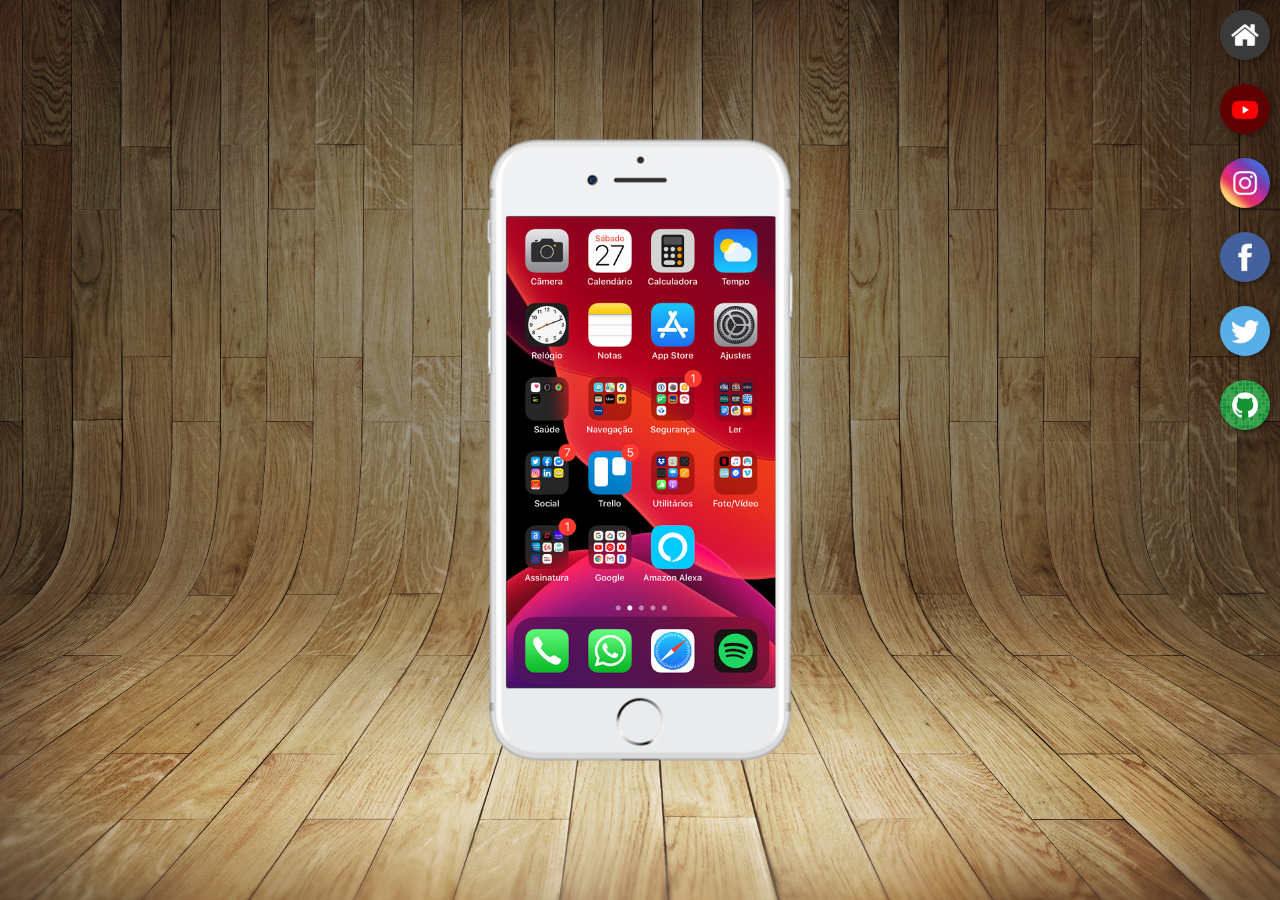
<file: index.html>
<!DOCTYPE html>
<html lang="pt-br">
  <head>
    <meta charset="UTF-8" />
    <meta name="viewport" content="width=device-width, initial-scale=1.0" />
    <title>Redes sociais</title>
    <link rel="shortcut icon" href="image/favicon.ico" type="image/x-icon" />
    <link rel="stylesheet" href="style/style.css" />
  </head>
  <body>
    <main>
      <section id="telefone">
        <iframe src="home.html" name="tela" id="tela" frameborder="0">
          Seu navegador nao e compativel com isso.
        </iframe>
      </section>
      <section id="redes-sociais">
        <a href="home.html" target="tela">
          <img src="image/logo-home.jpg" alt="Home" /></a
        ><br />
        <a href="youtube.html" target="tela"
          ><img src="image/logo-youtube.jpg" alt="Youtube" /></a
        ><br />
        <a href="instagram.html" target="tela"
          ><img src="image/logo-instagram.jpg" alt="Instagram" /></a
        ><br />
        <a href="facebook.html" target="tela"
          ><img src="image/logo-facebook.jpg" alt="Facebook" /></a
        ><br />
        <a href="twitter.html" target="tela"
          ><img src="image/logo-twitter.jpg" alt="Twitter" /></a
        ><br />
        <a href="github.html" target="tela"
          ><img src="image/logo-github.jpg" alt="Github" /></a
        ><br />
      </section>
    </main>
  </body>
</html>
</file>
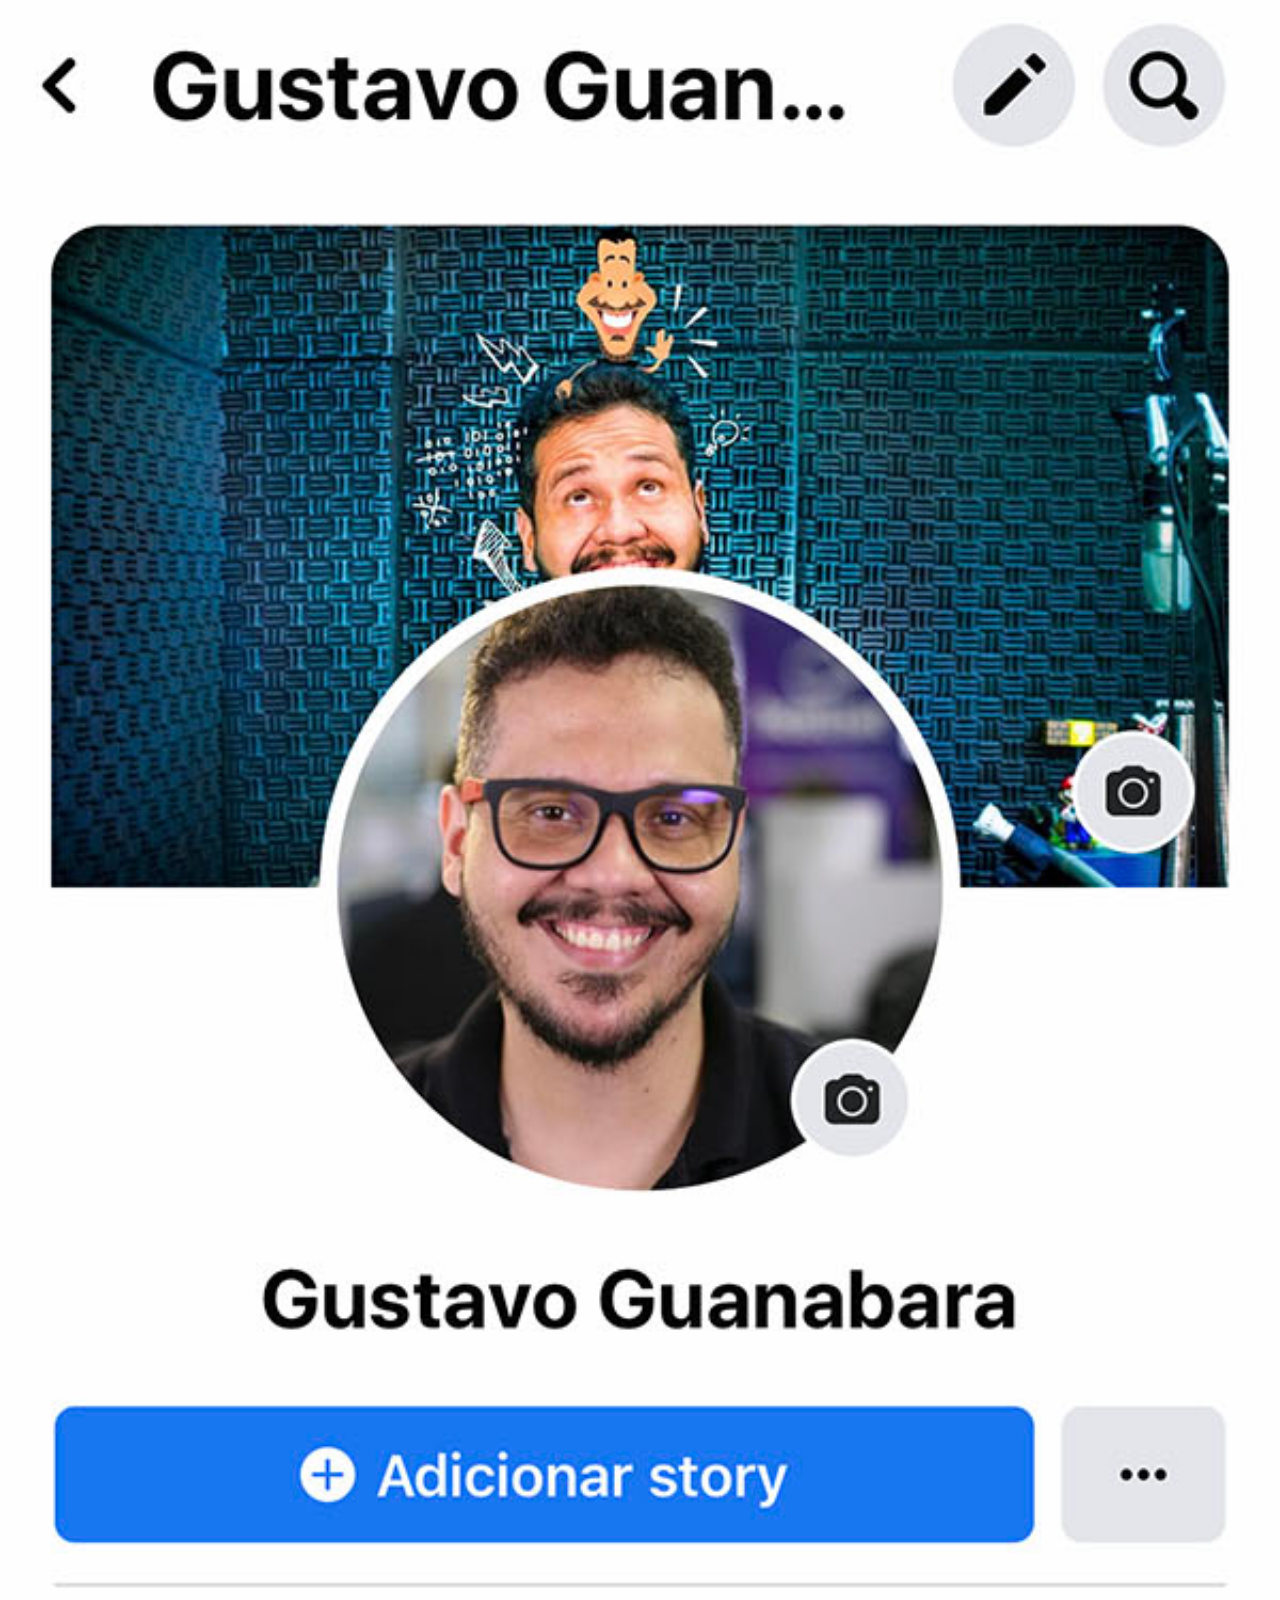
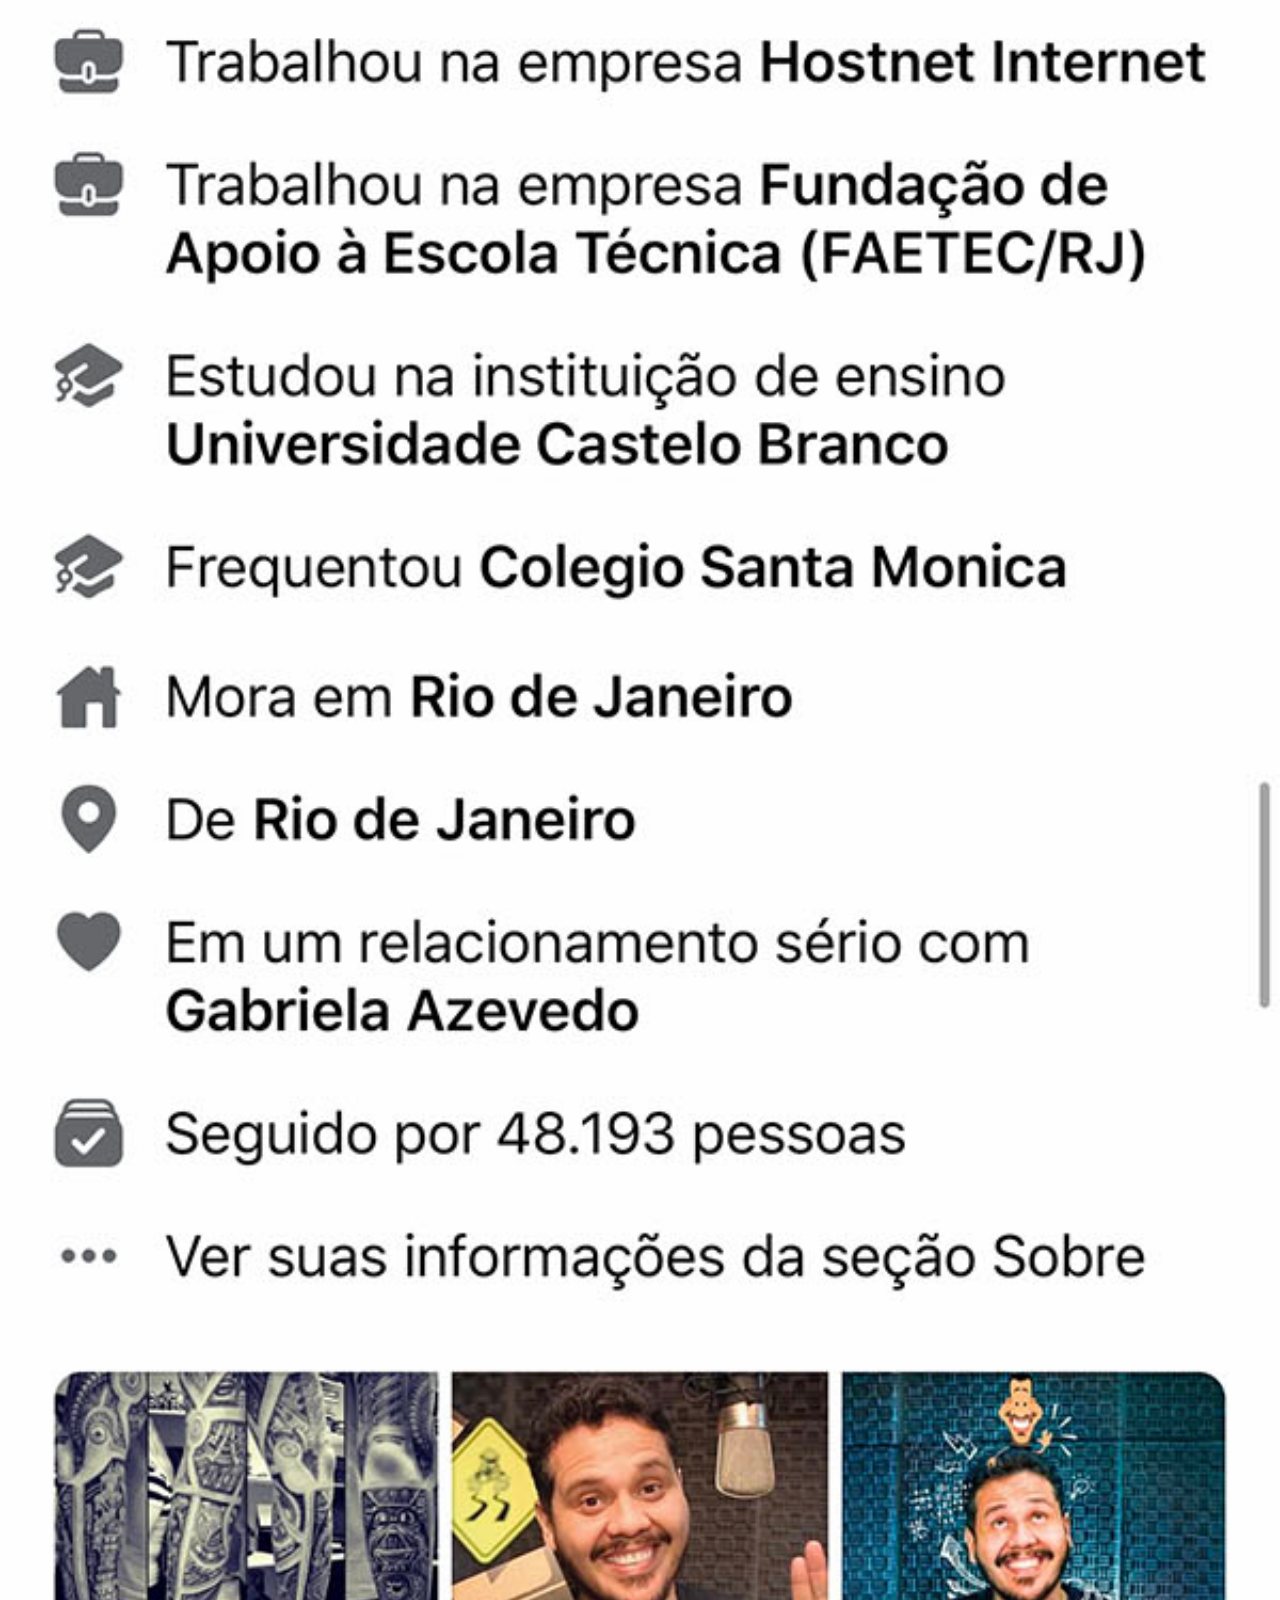
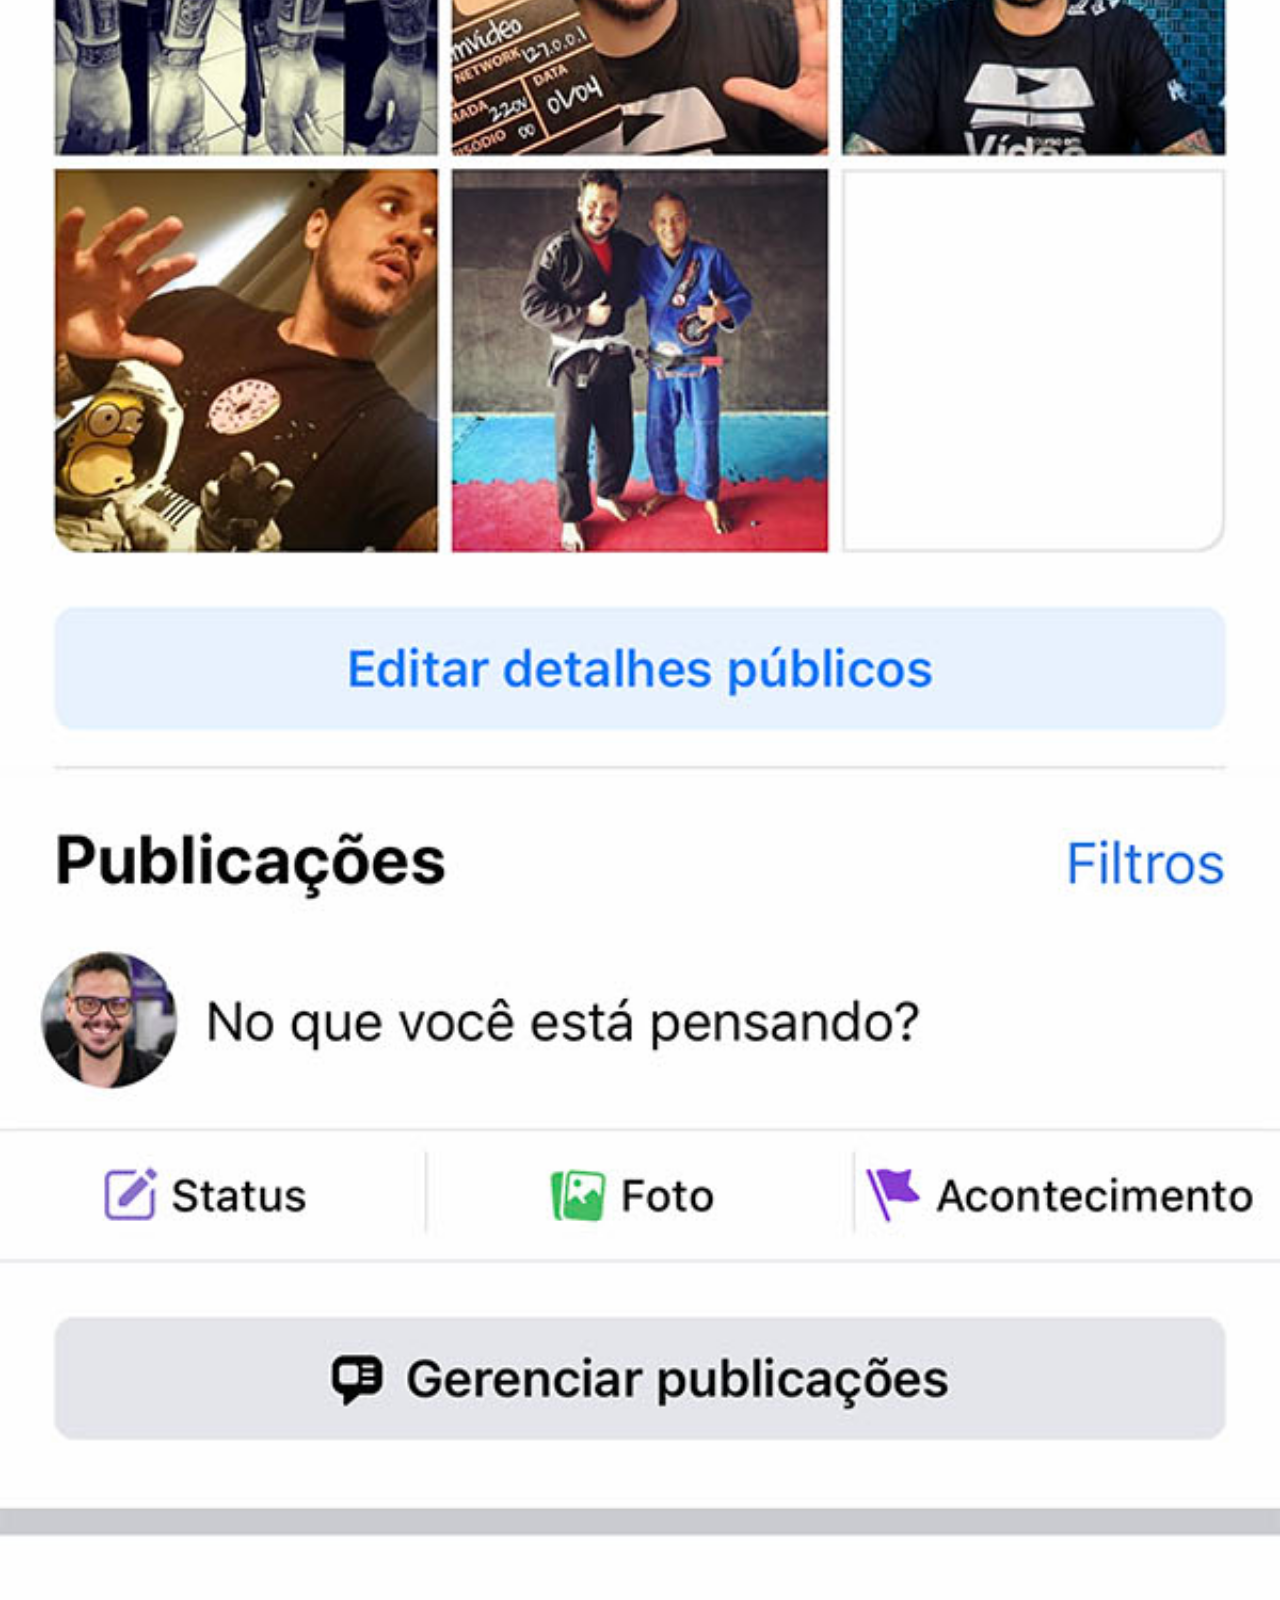
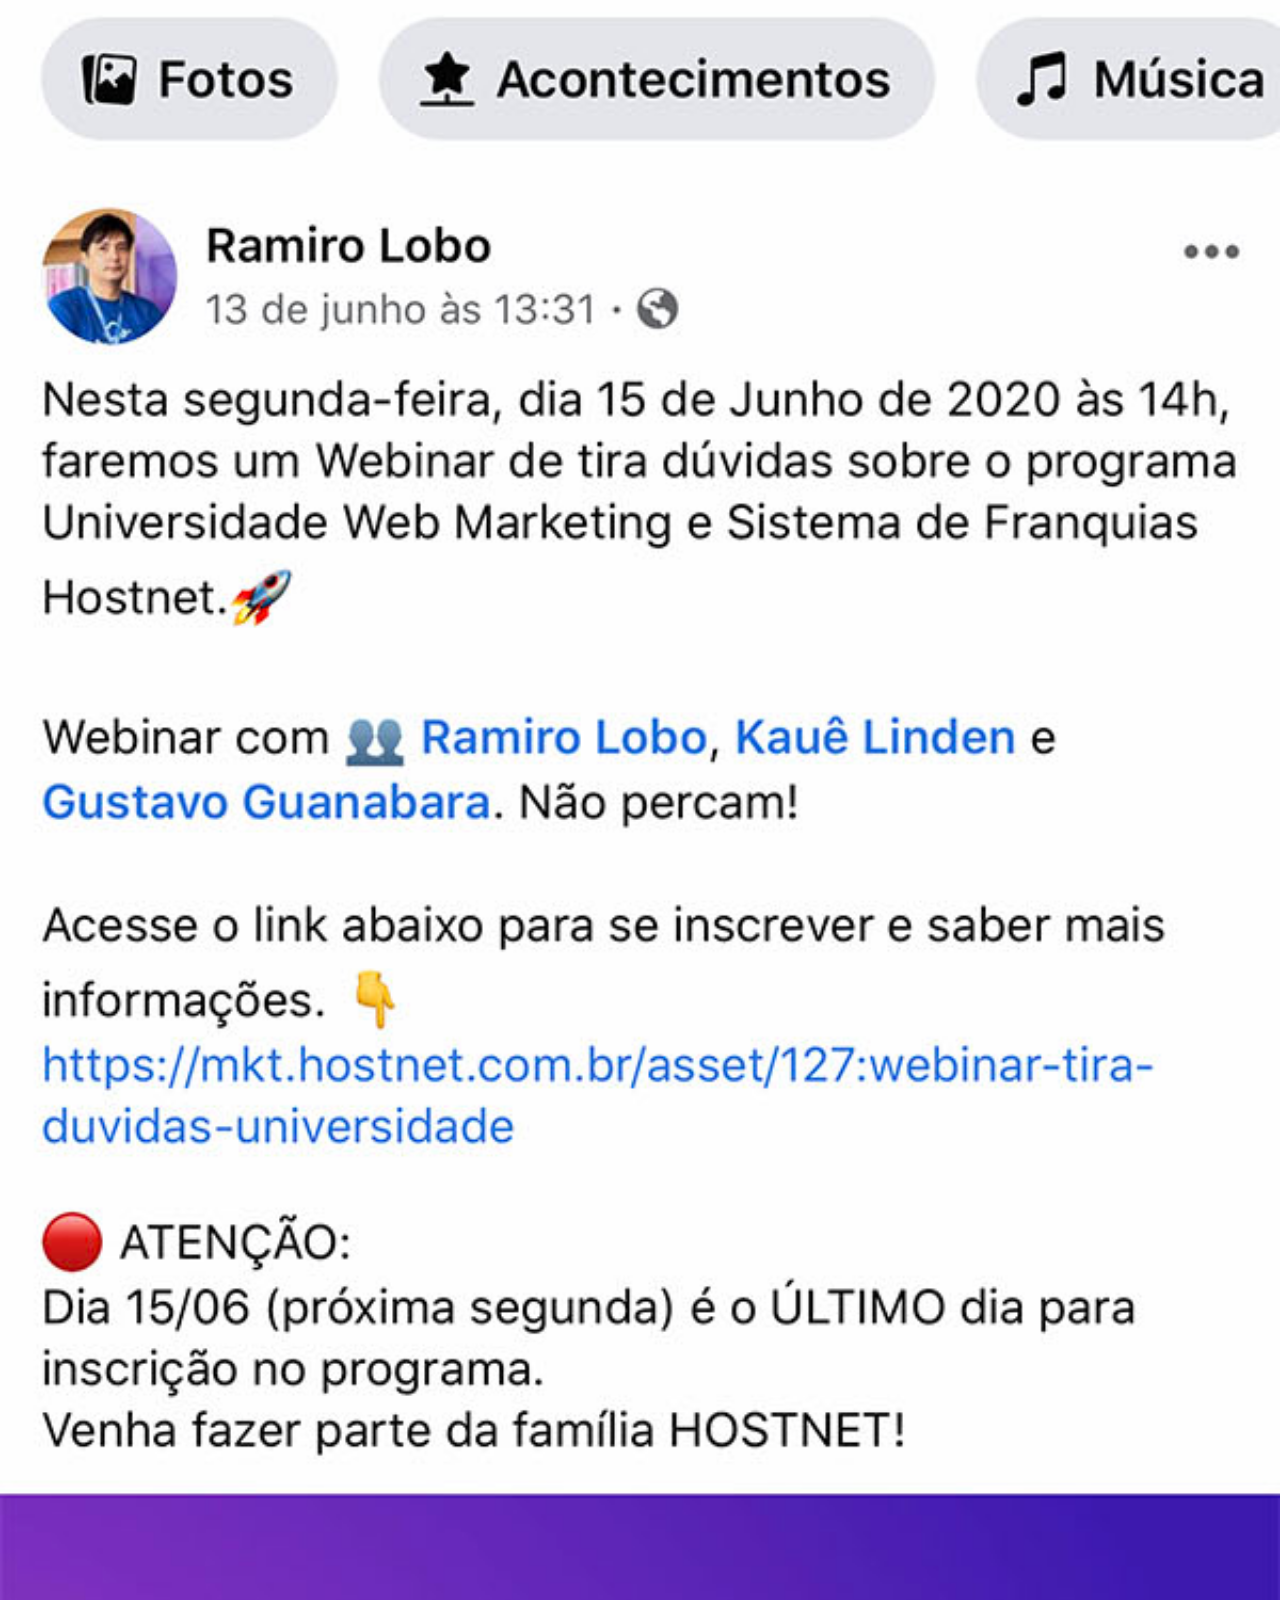
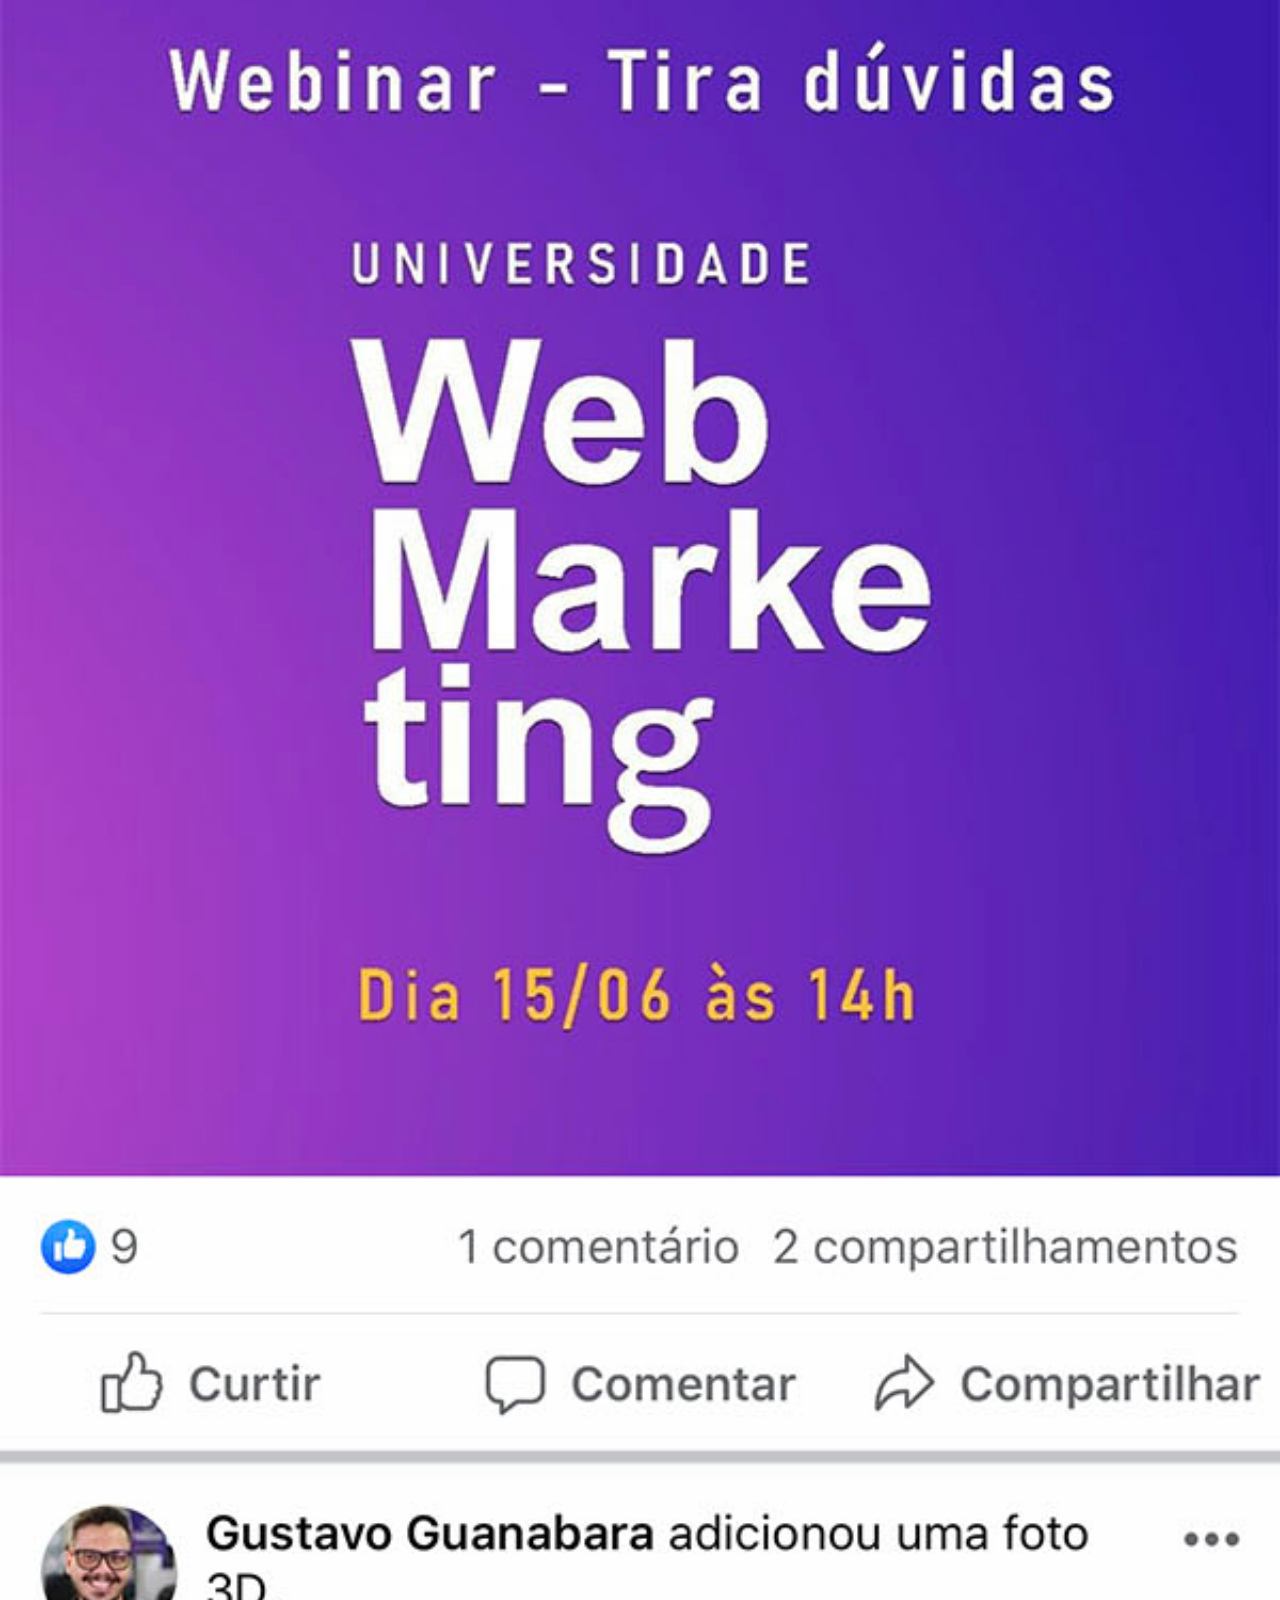
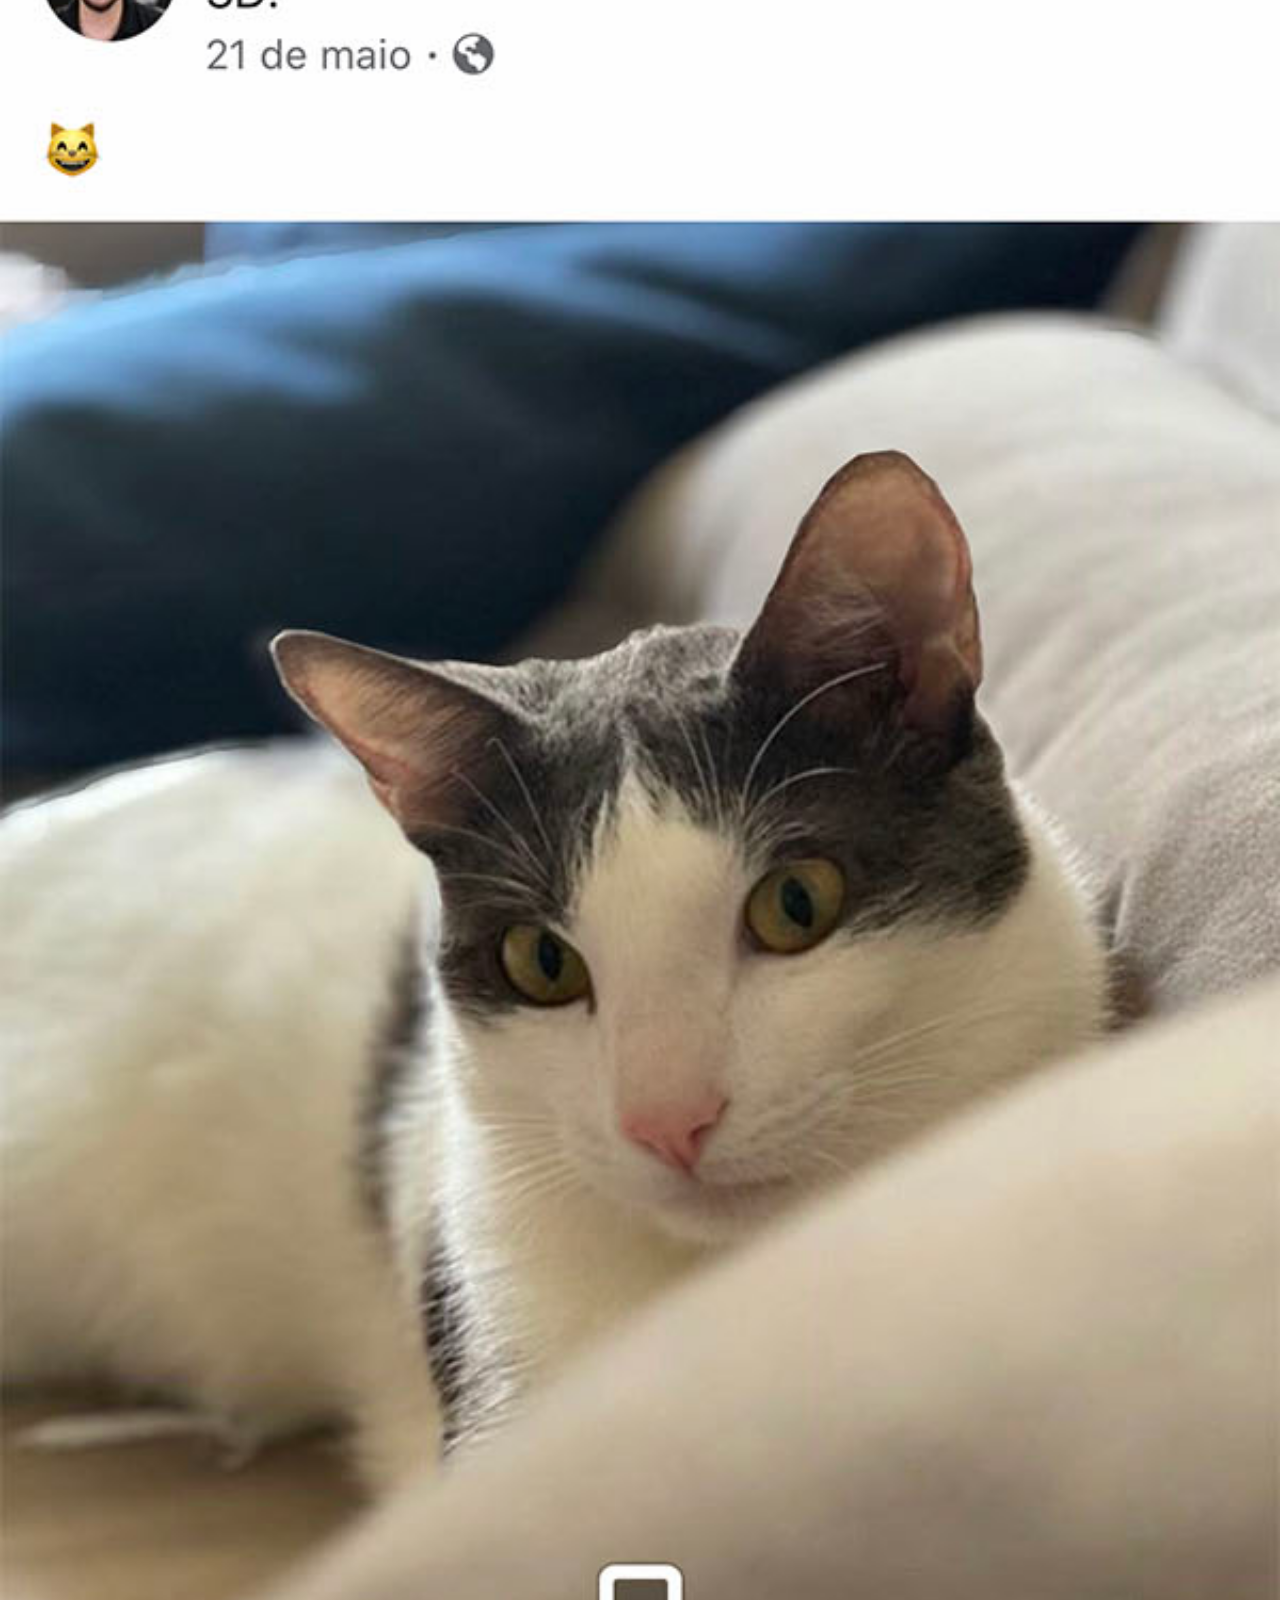
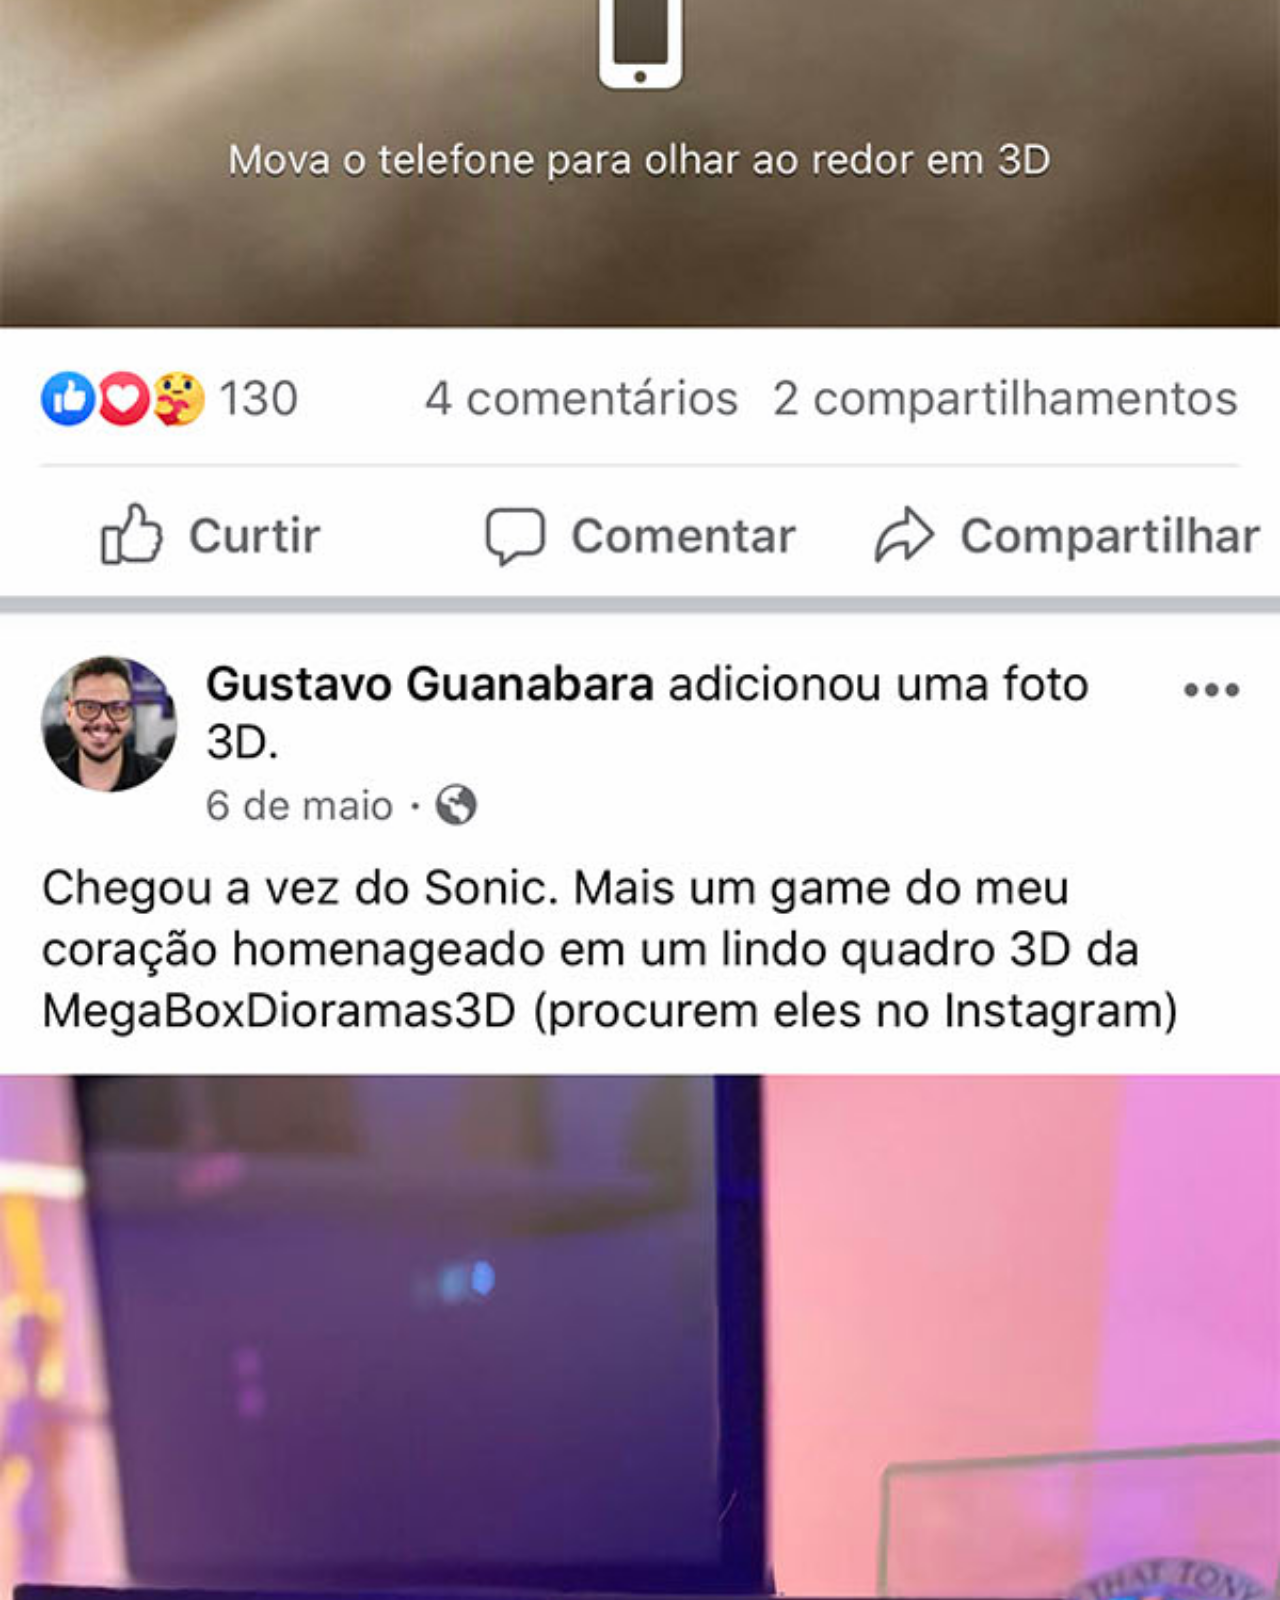
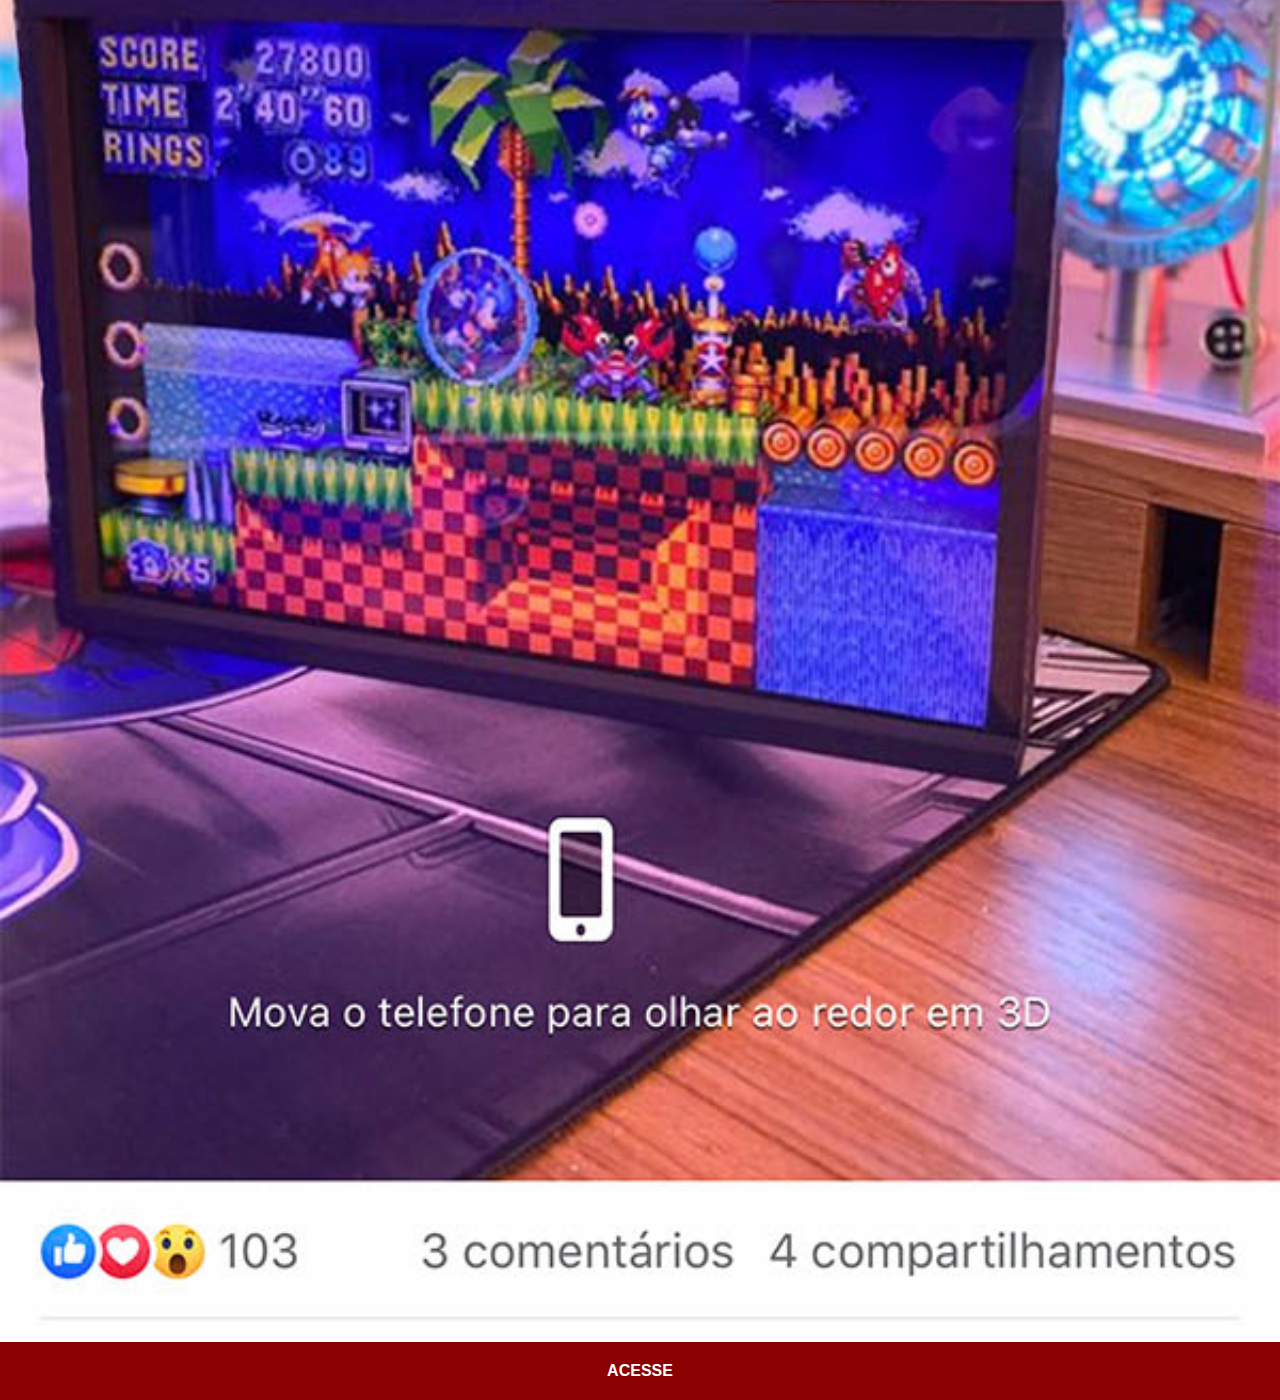
<file: facebook.html>
<!DOCTYPE html>
<html lang="pt-br">
  <head>
    <meta charset="UTF-8" />
    <meta name="viewport" content="width=device-width, initial-scale=1.0" />
    <title>Facebook</title>
    <link rel="stylesheet" href="style/social.css" />
  </head>
  <body>
    <img src="image/tela-facebook.jpg" alt="Facebook" />
    <a
      href="https://www.facebook.com/gustavoguanabara/?locale=pt_BR"
      target="_blank"
      >ACESSE</a
    >
  </body>
</html>
</file>
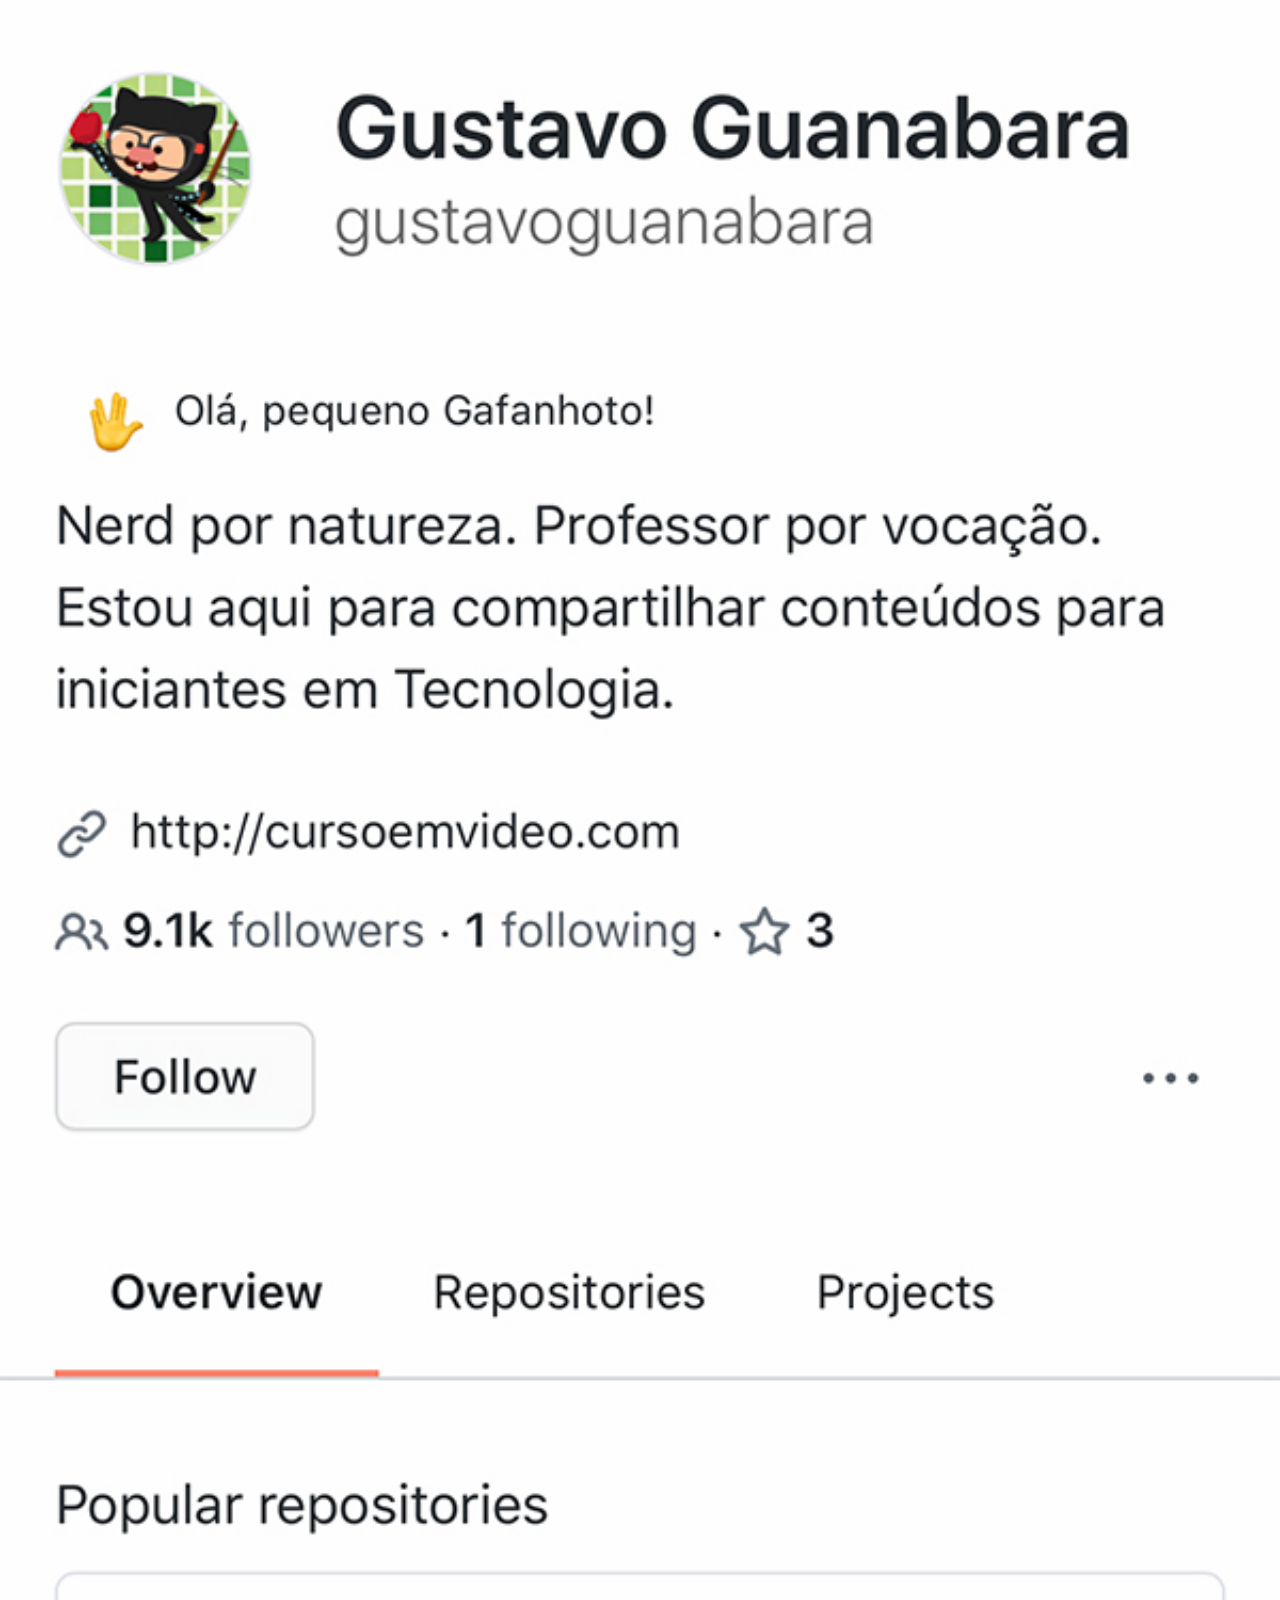
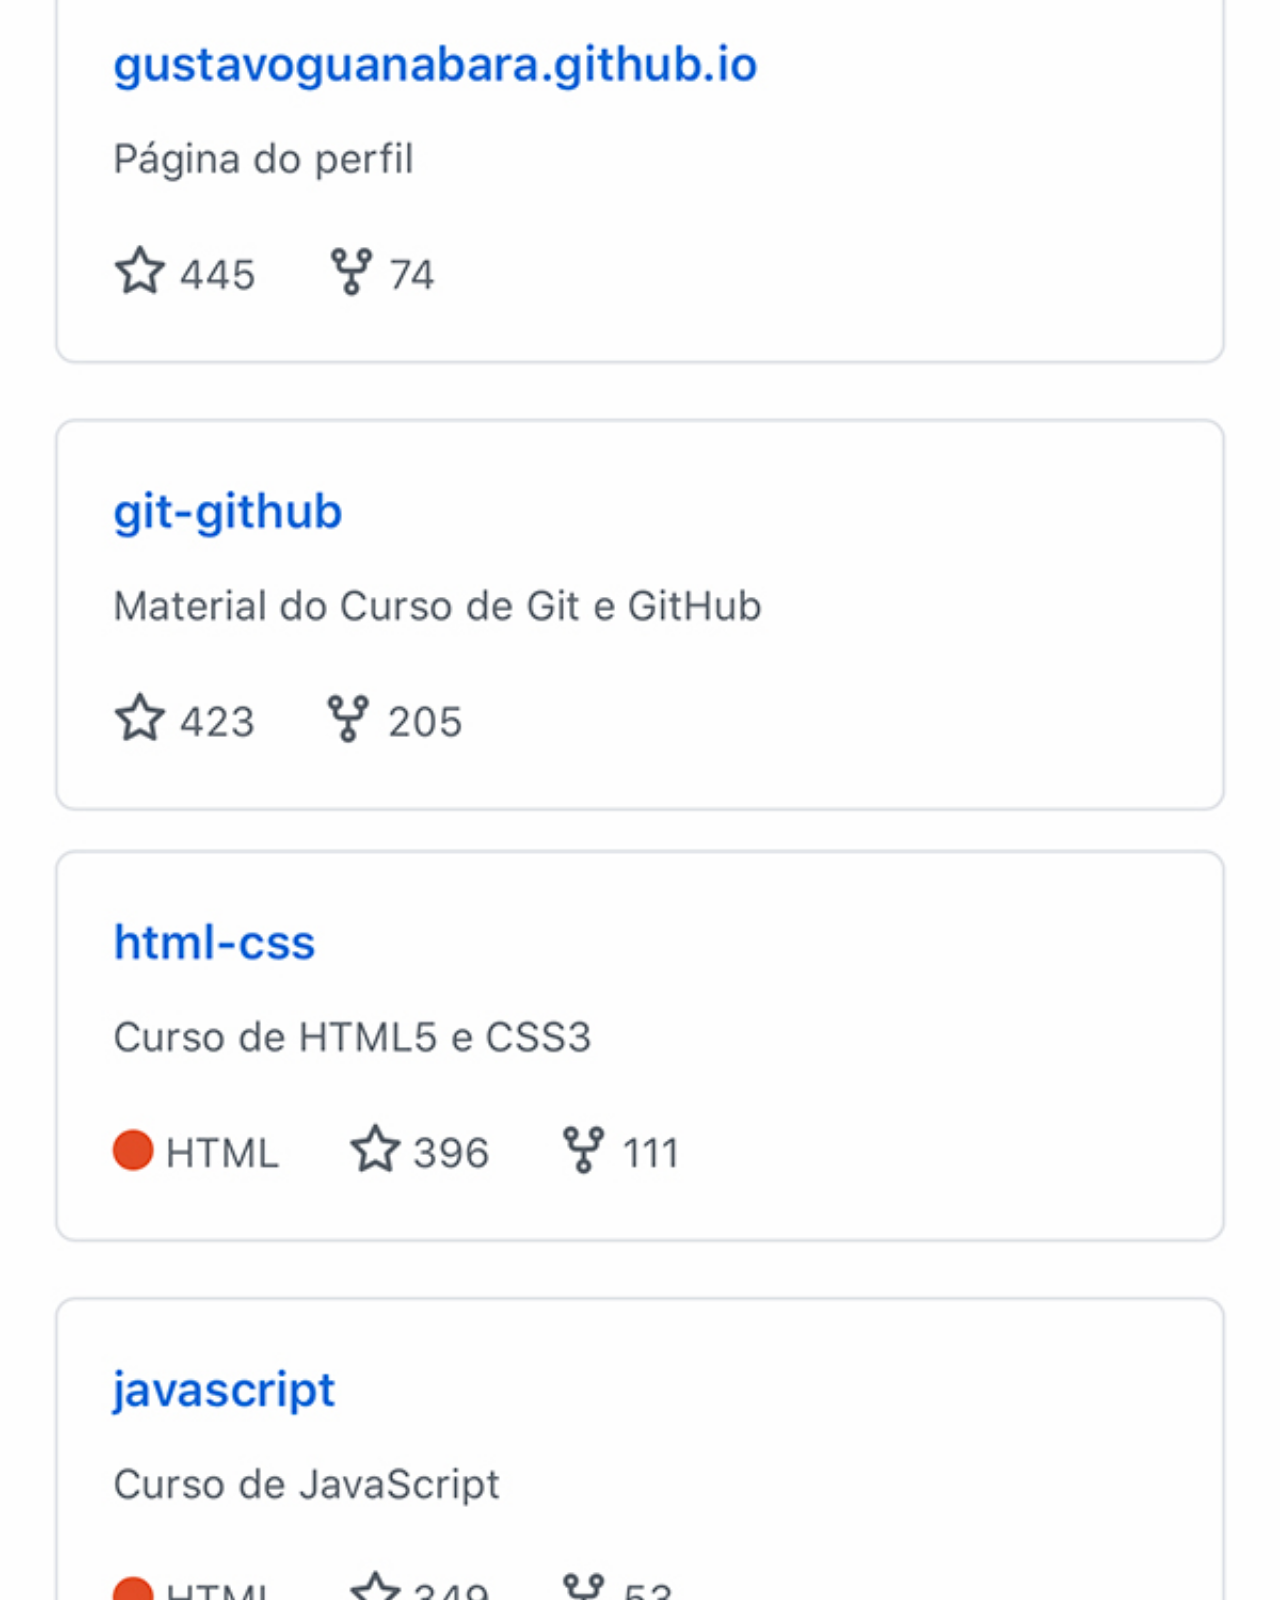
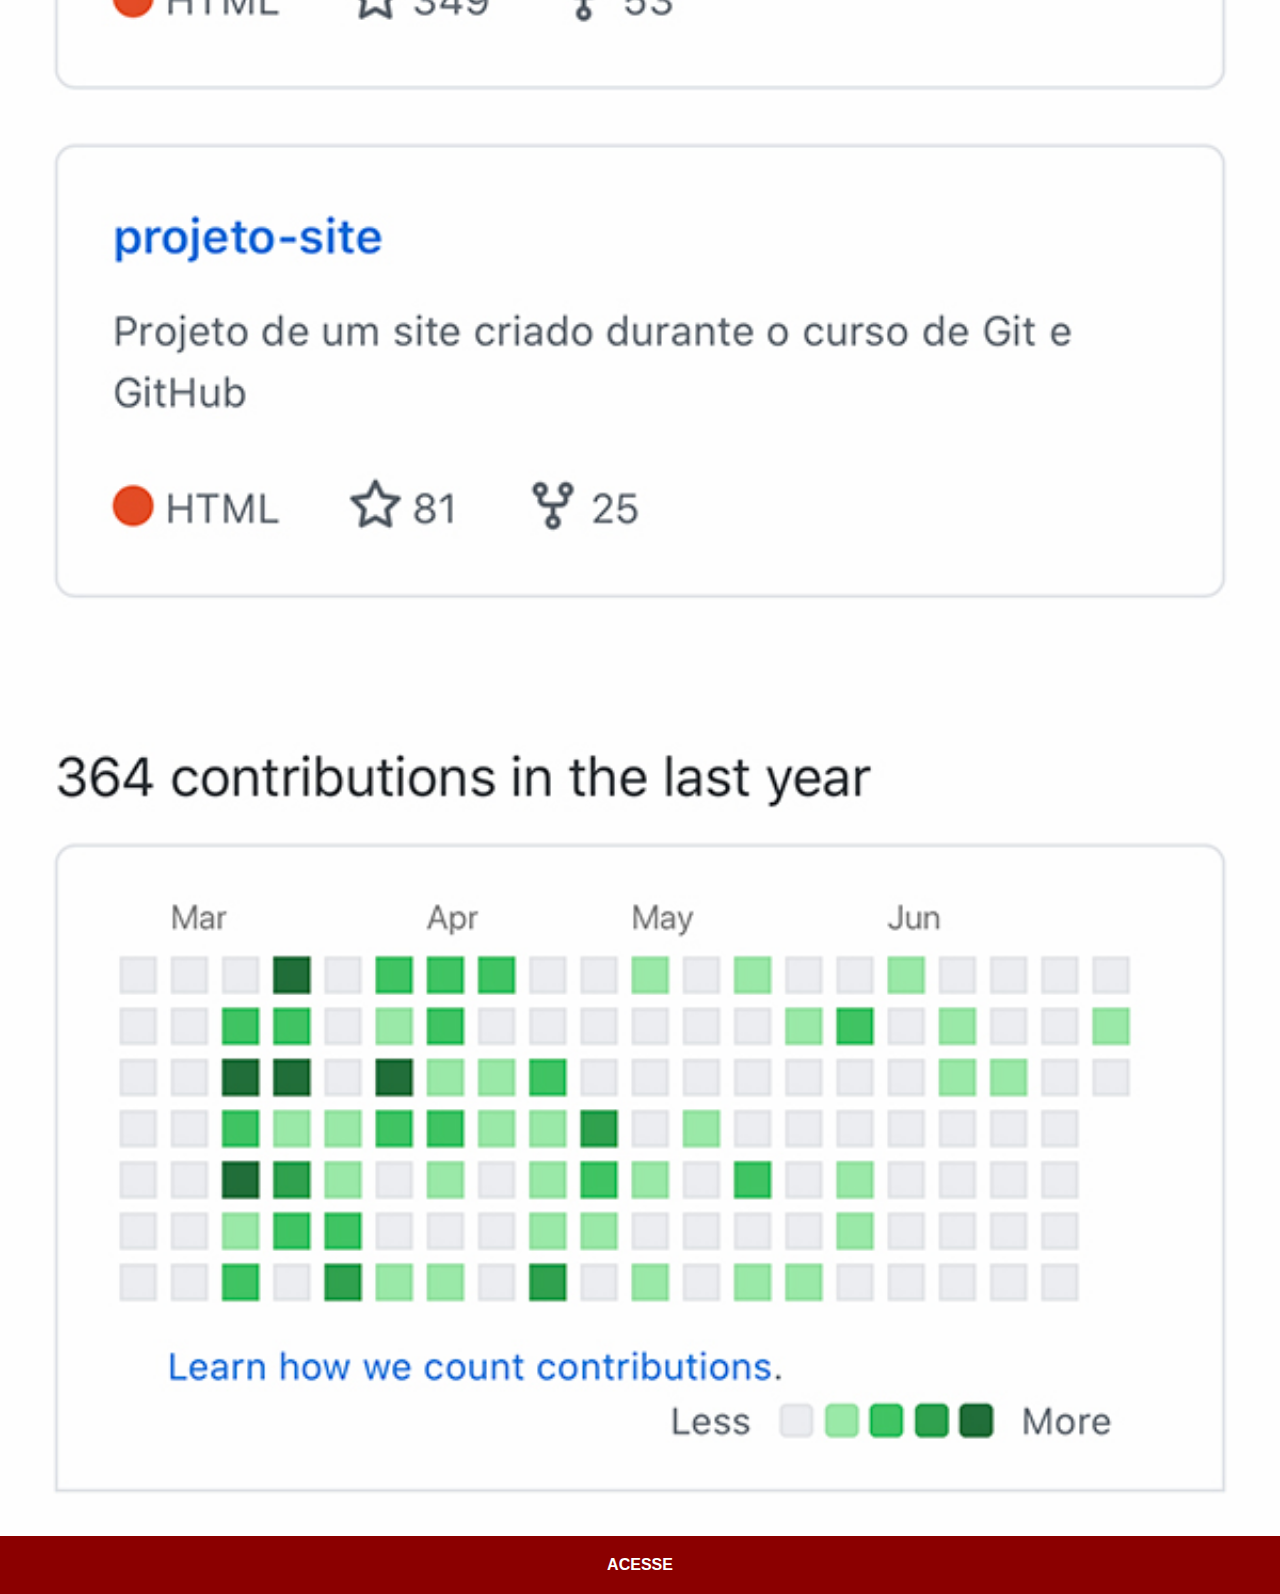
<file: github.html>
<!DOCTYPE html>
<html lang="pt-br">
  <head>
    <meta charset="UTF-8" />
    <meta name="viewport" content="width=device-width, initial-scale=1.0" />
    <title>Github</title>
    <link rel="stylesheet" href="style/social.css" />
  </head>
  <body>
    <img src="image/tela-github.jpg" alt="Github" />
    <a href="https://github.com/gustavoguanabara" target="_blank">ACESSE</a>
  </body>
</html>
</file>
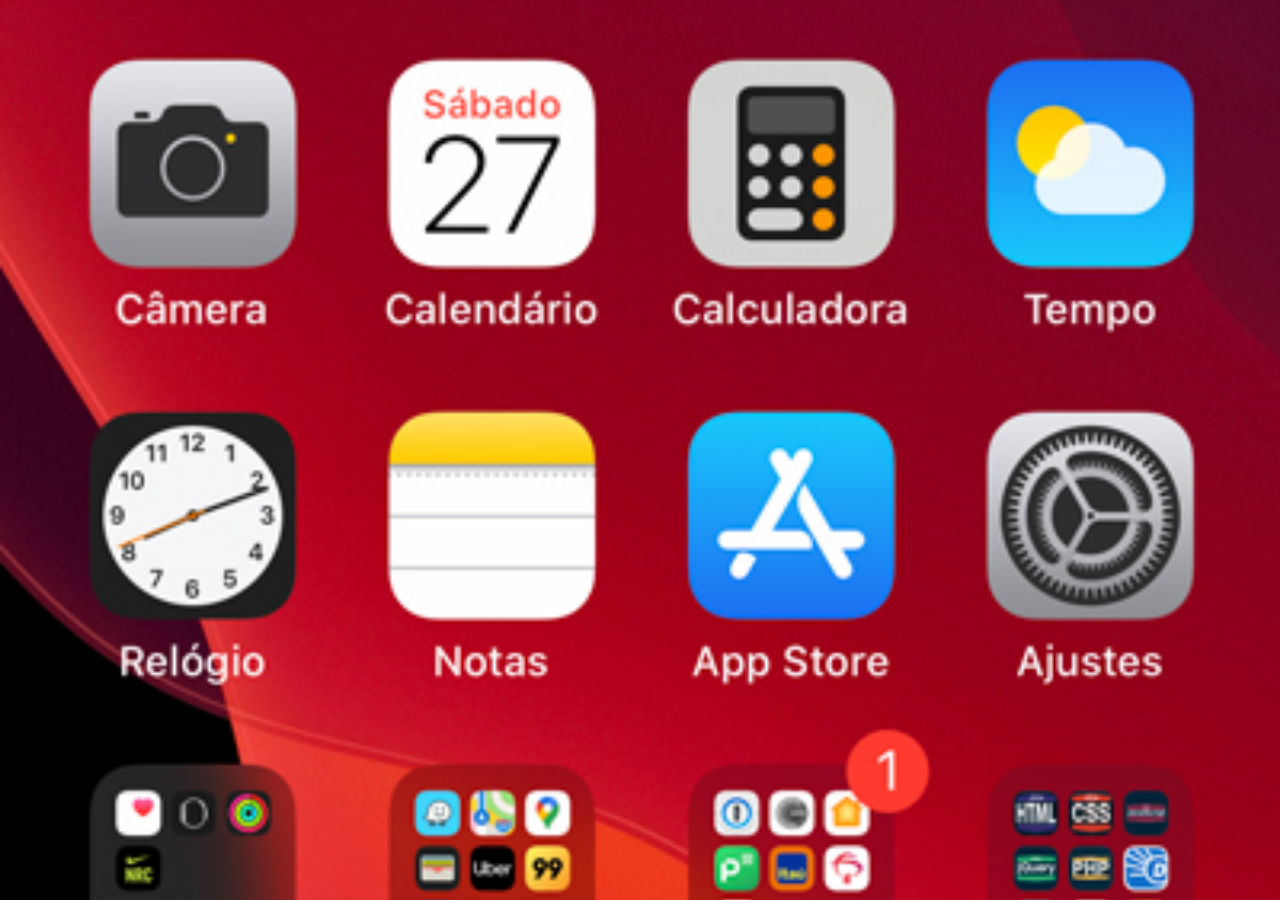
<file: home.html>
<!DOCTYPE html>
<html lang="pt-br">
  <head>
    <meta charset="UTF-8" />
    <meta name="viewport" content="width=device-width, initial-scale=1.0" />
    <title>Home</title>
    <style>
      * {
        margin: 0px;
        padding: 0px;
      }

      body {
        width: 100vw;
        height: 100vh;
        background: black url("image//tela-home.jpg") no-repeat top center;
        background-size: cover;
      }
    </style>
  </head>
  <body></body>
</html>
</file>
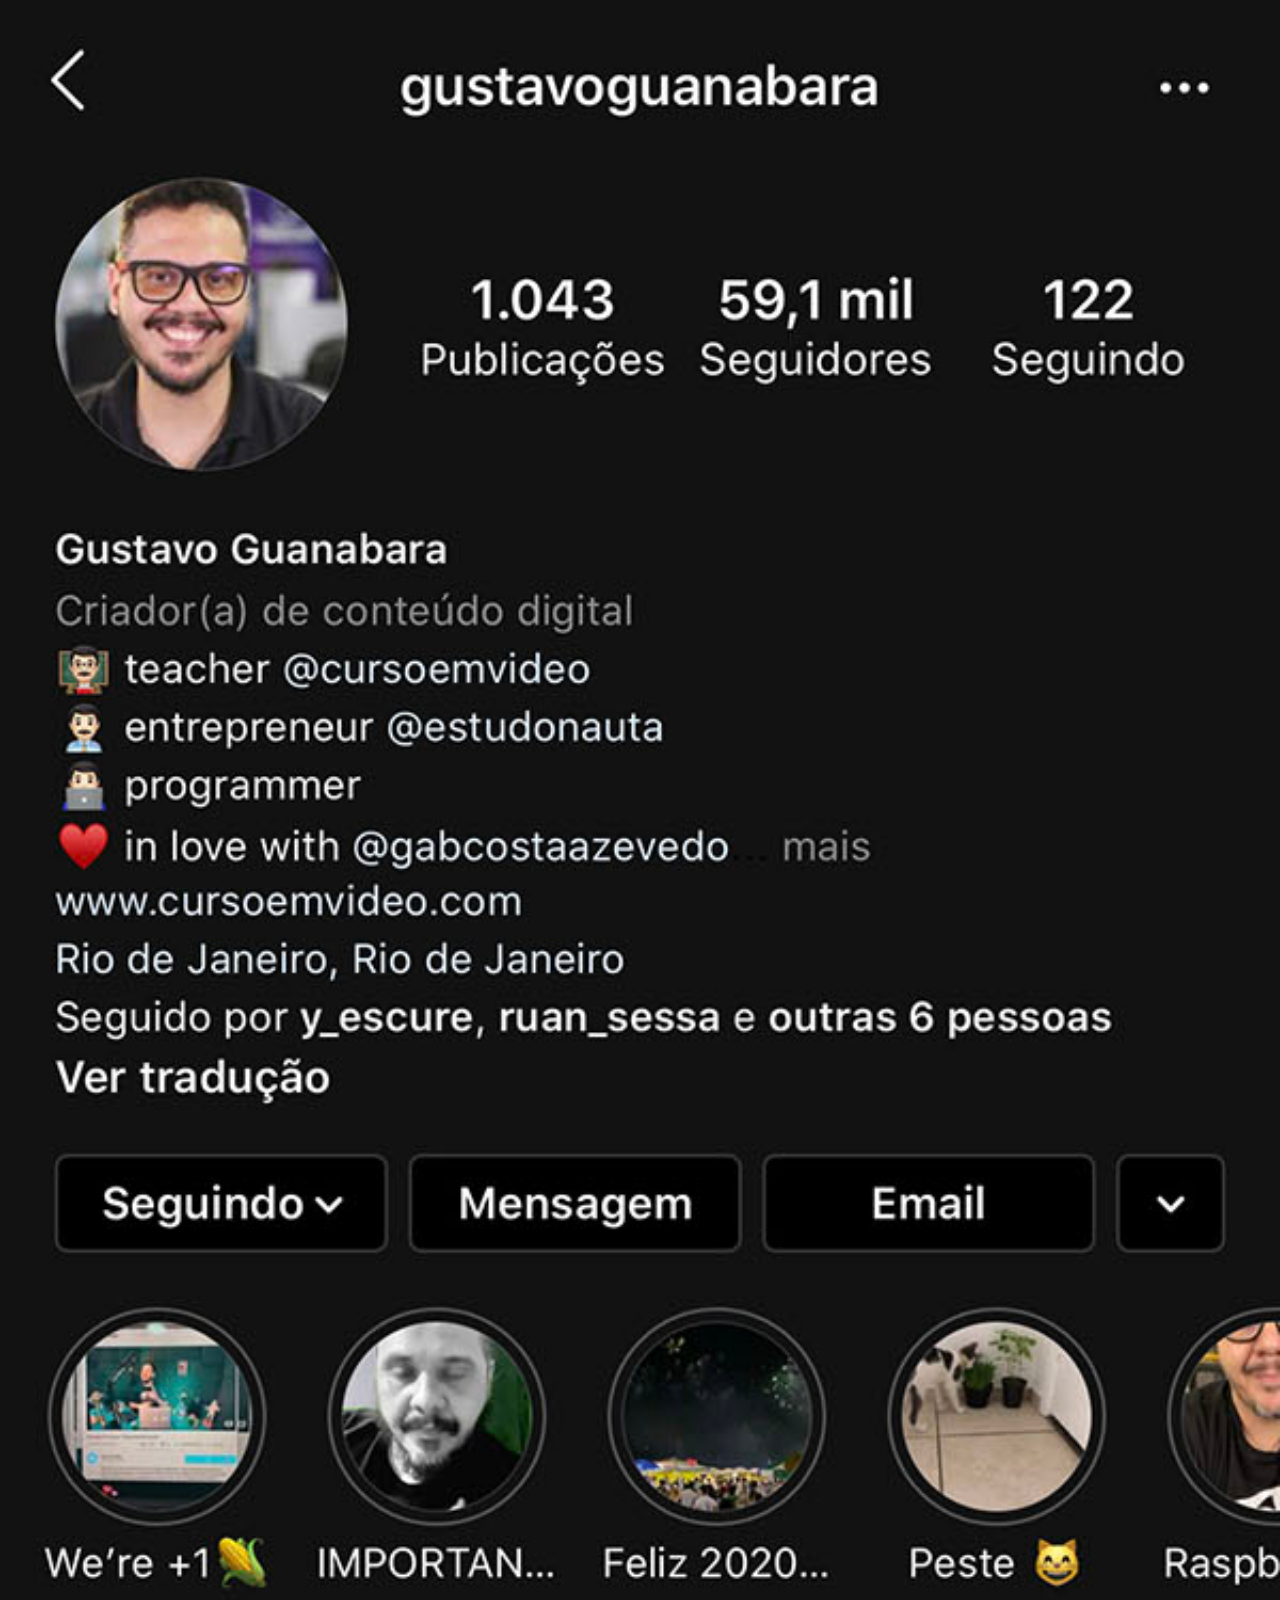
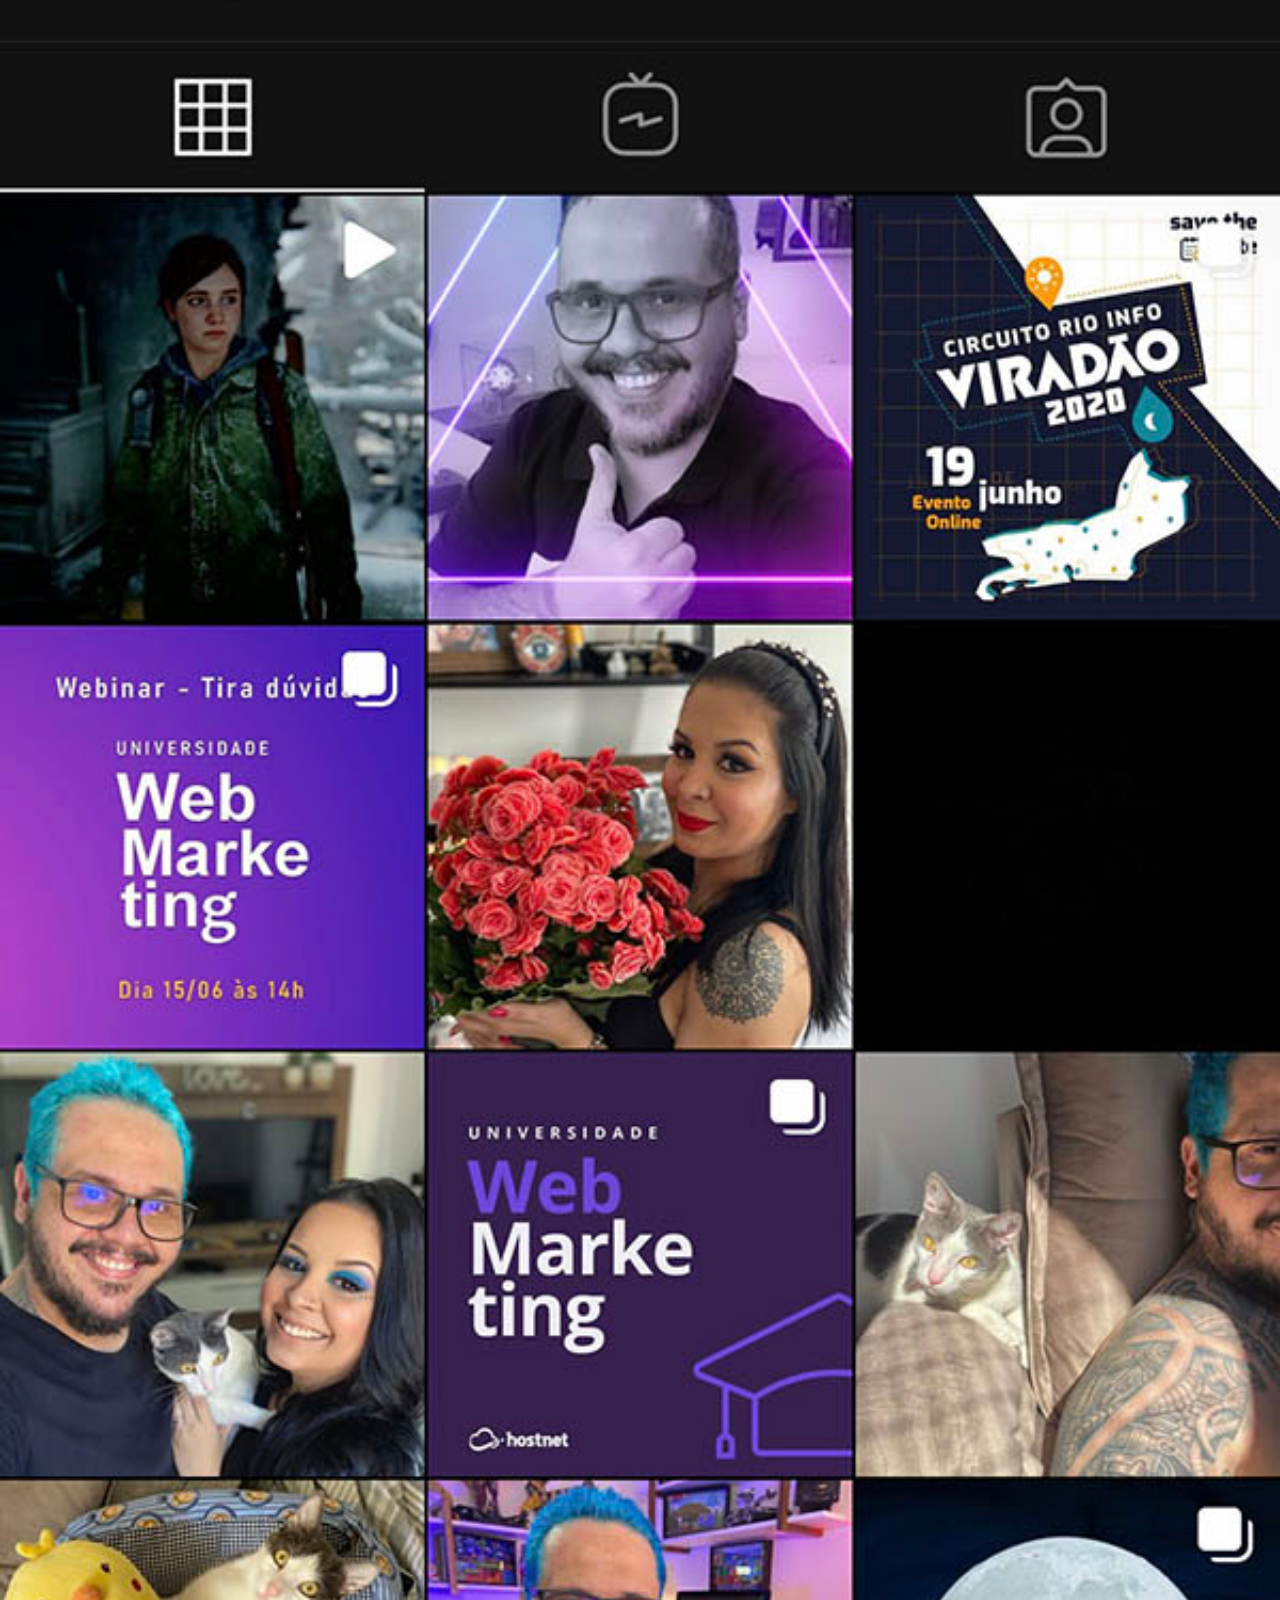
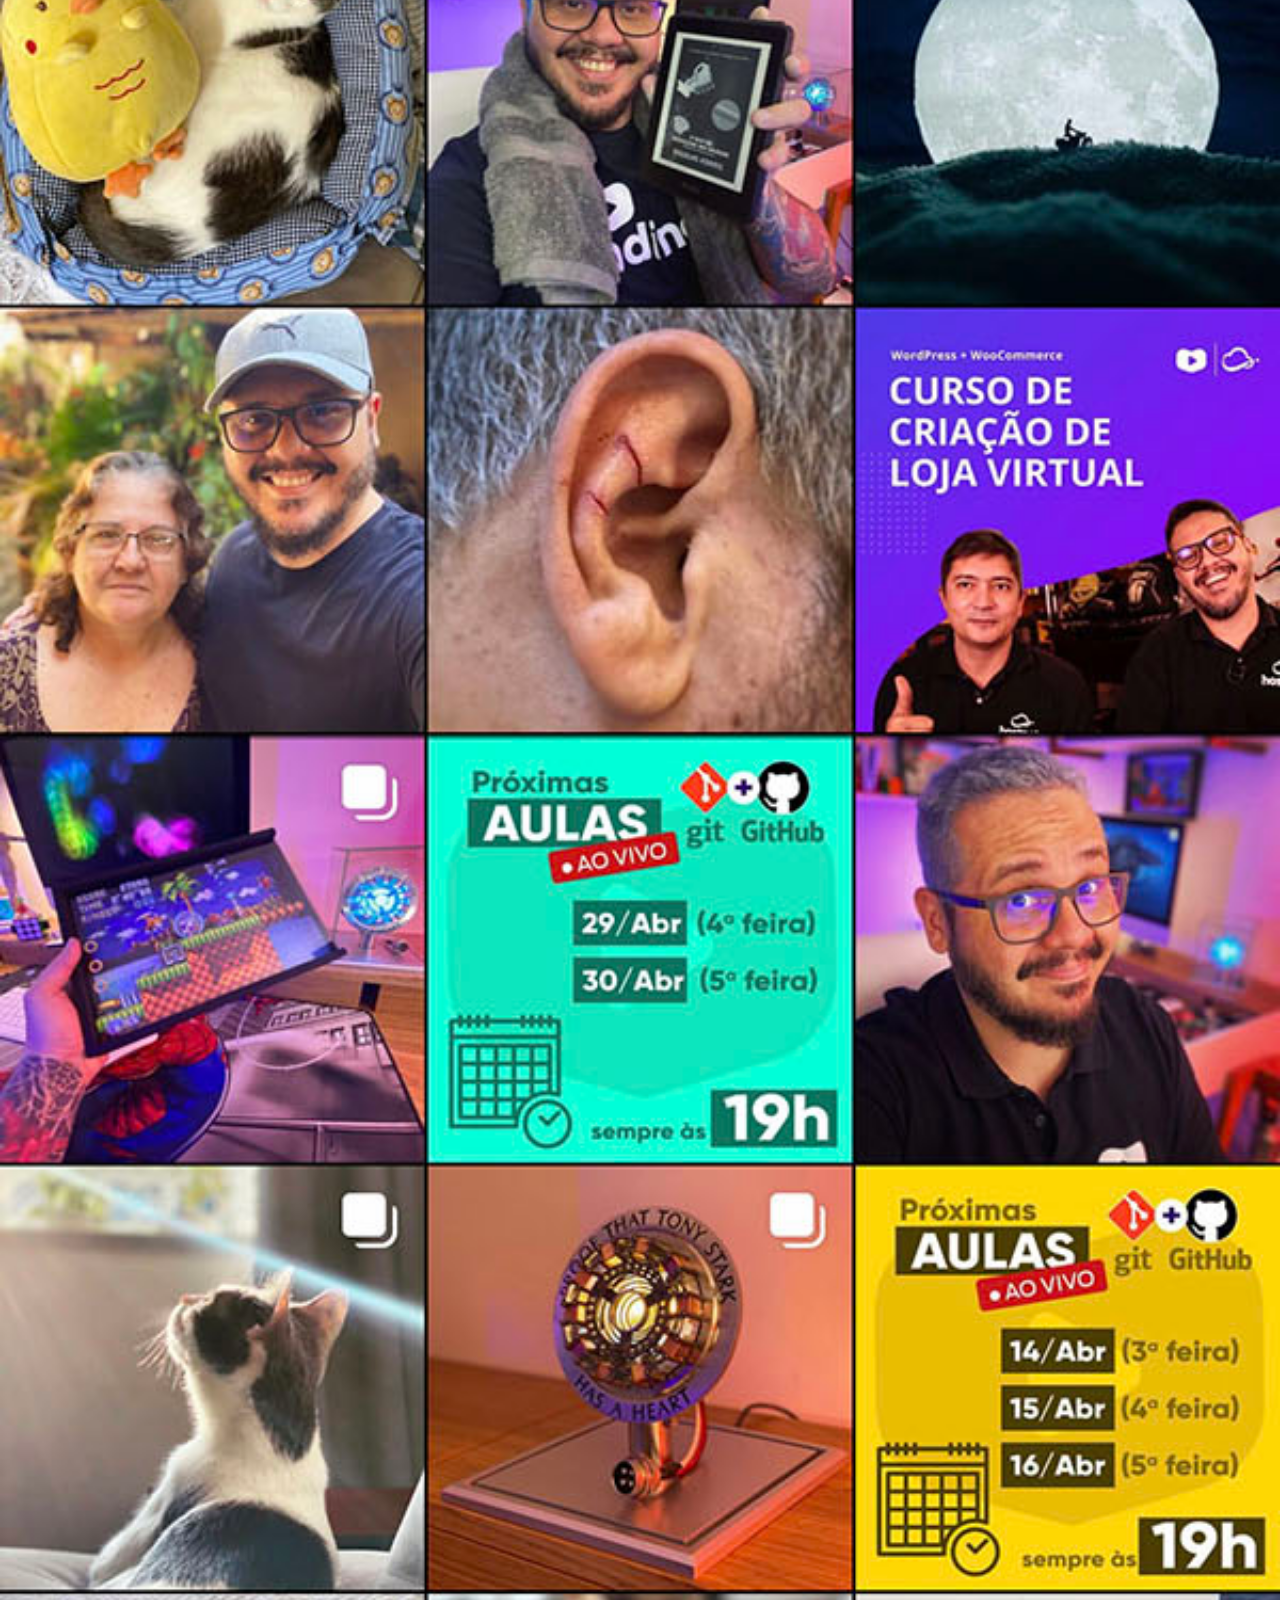
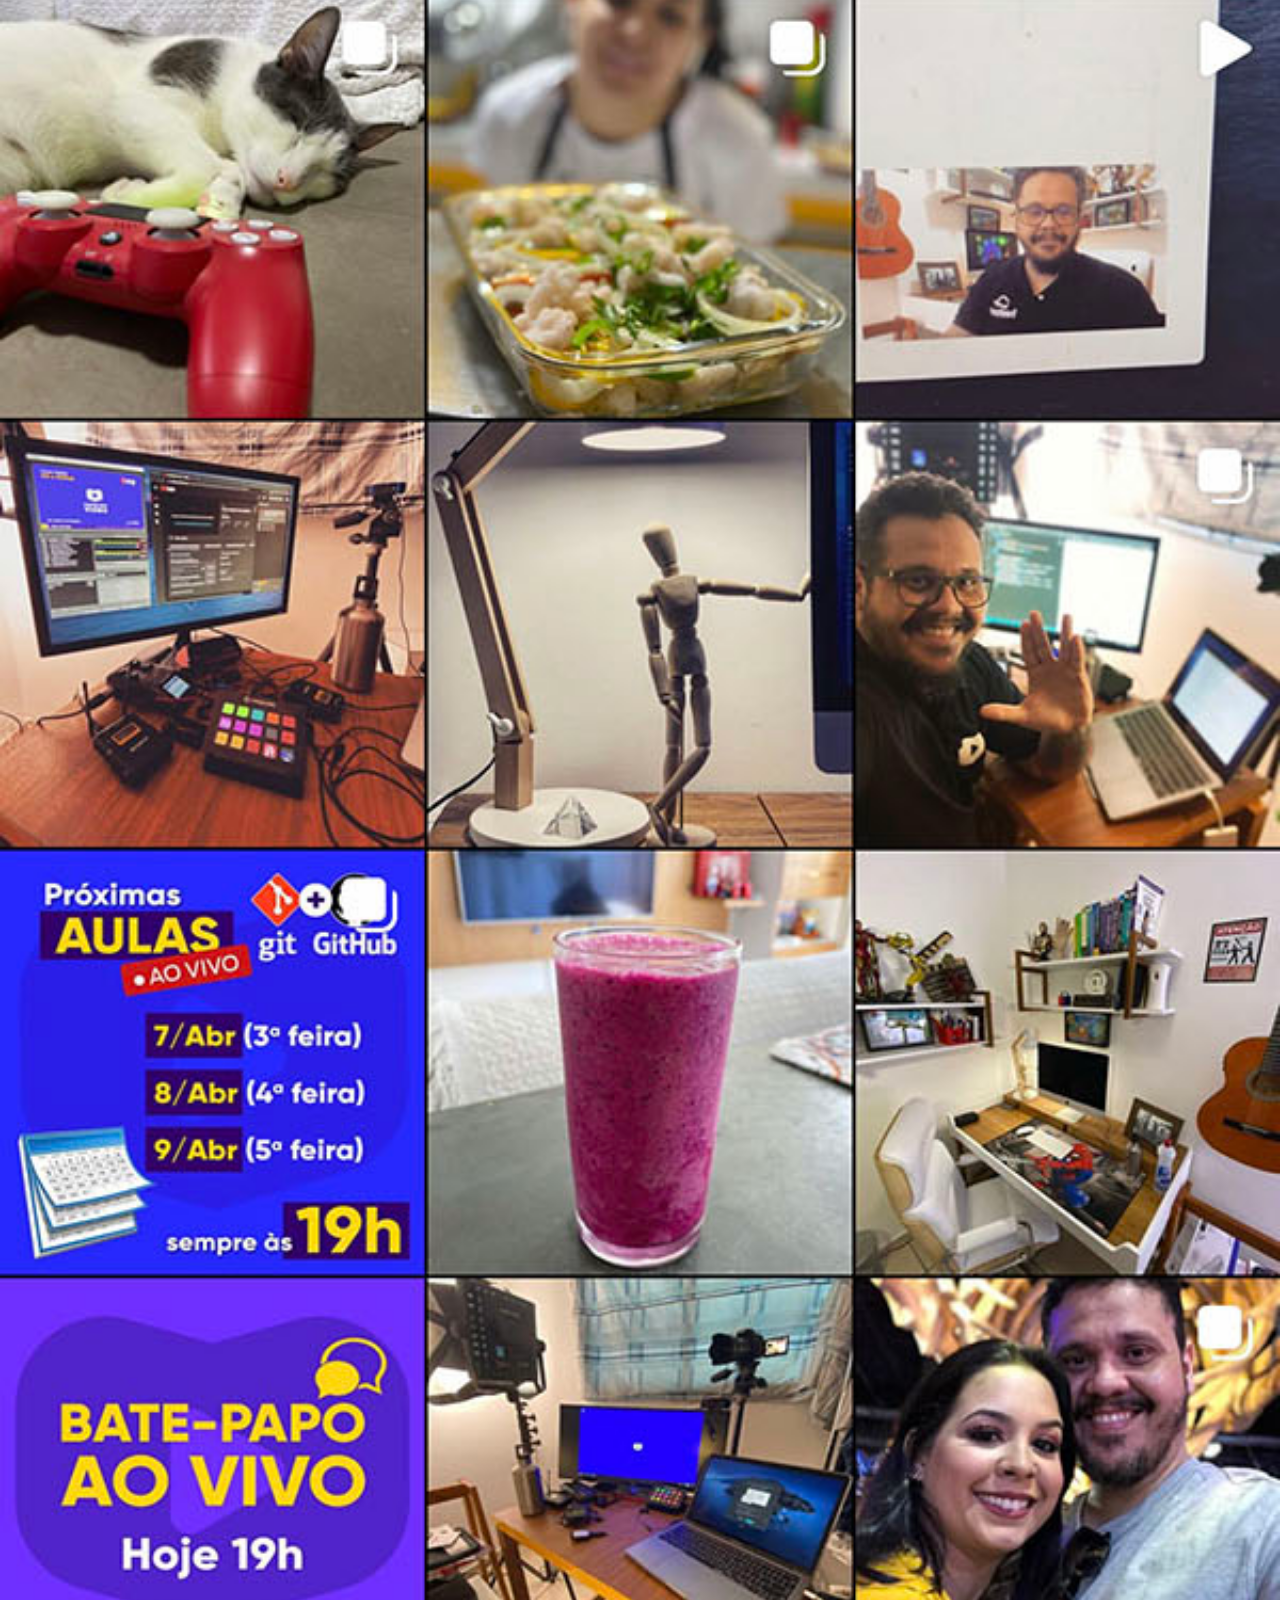
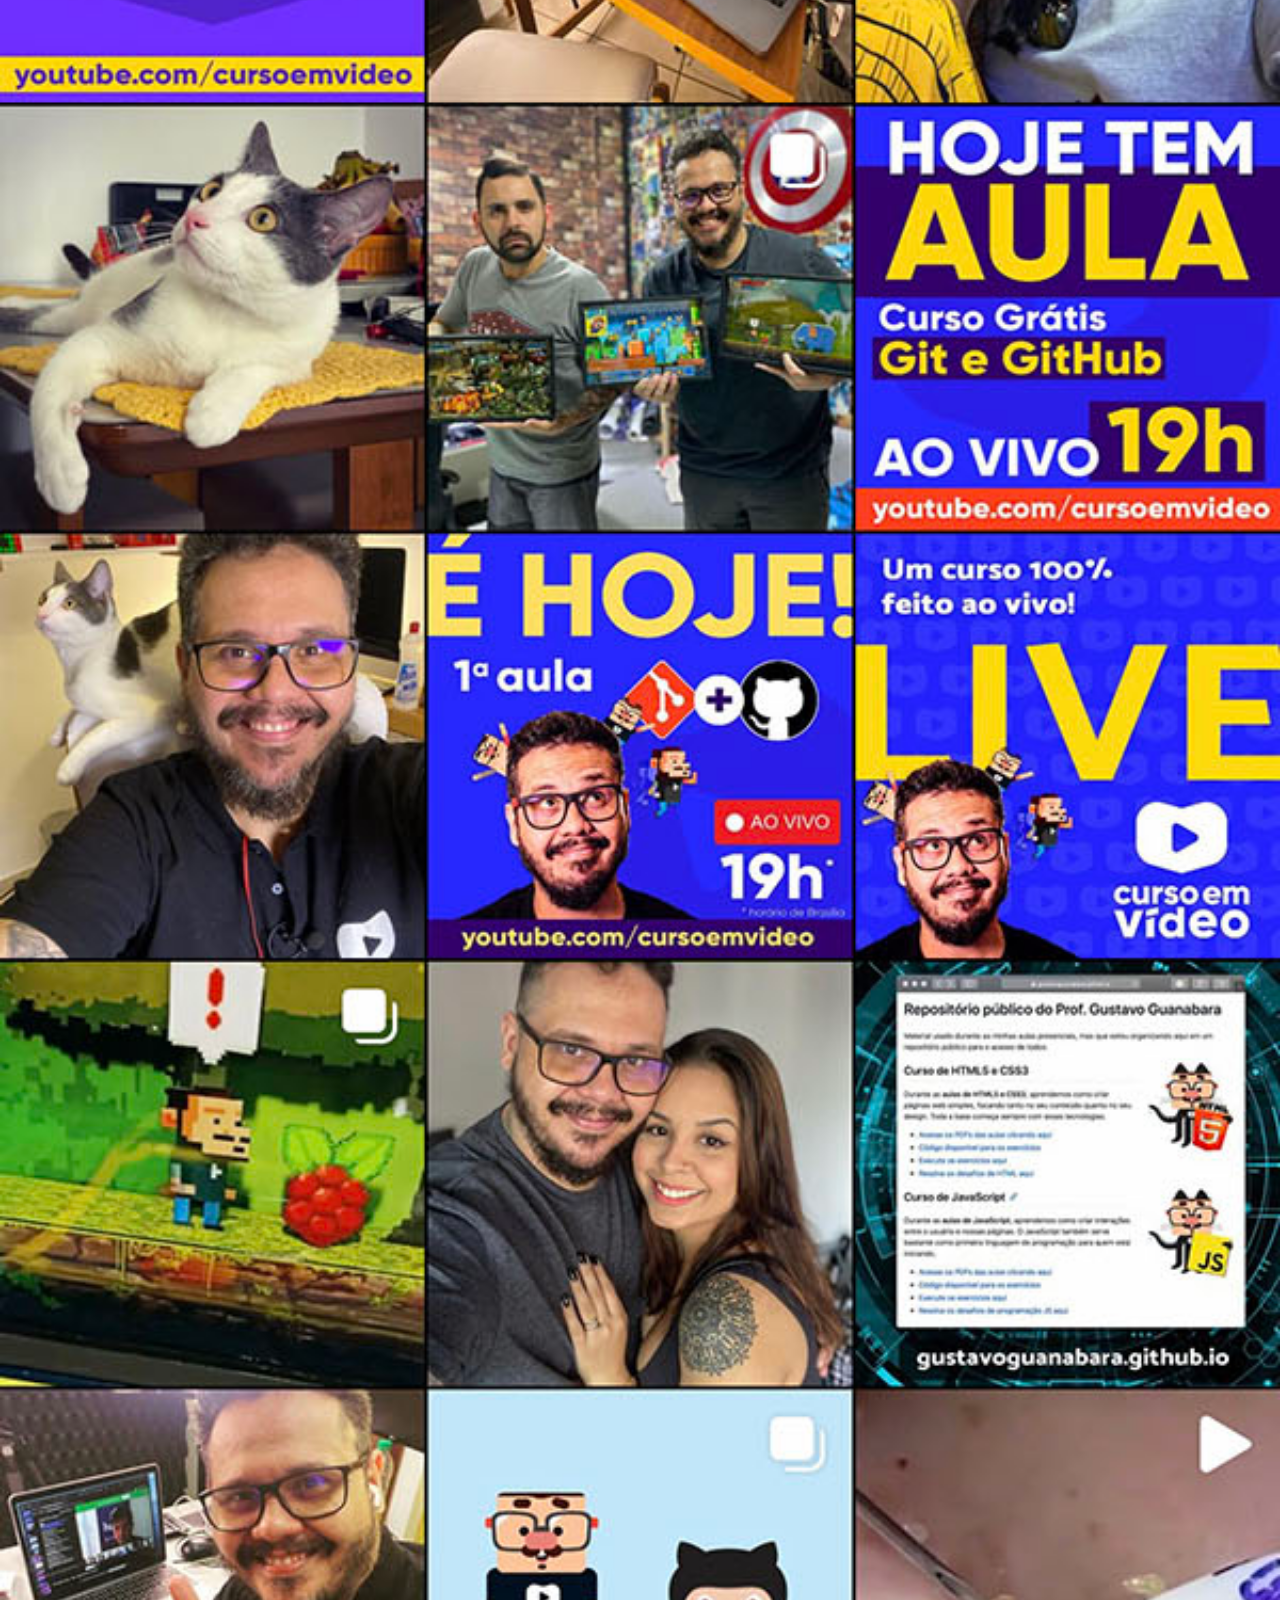
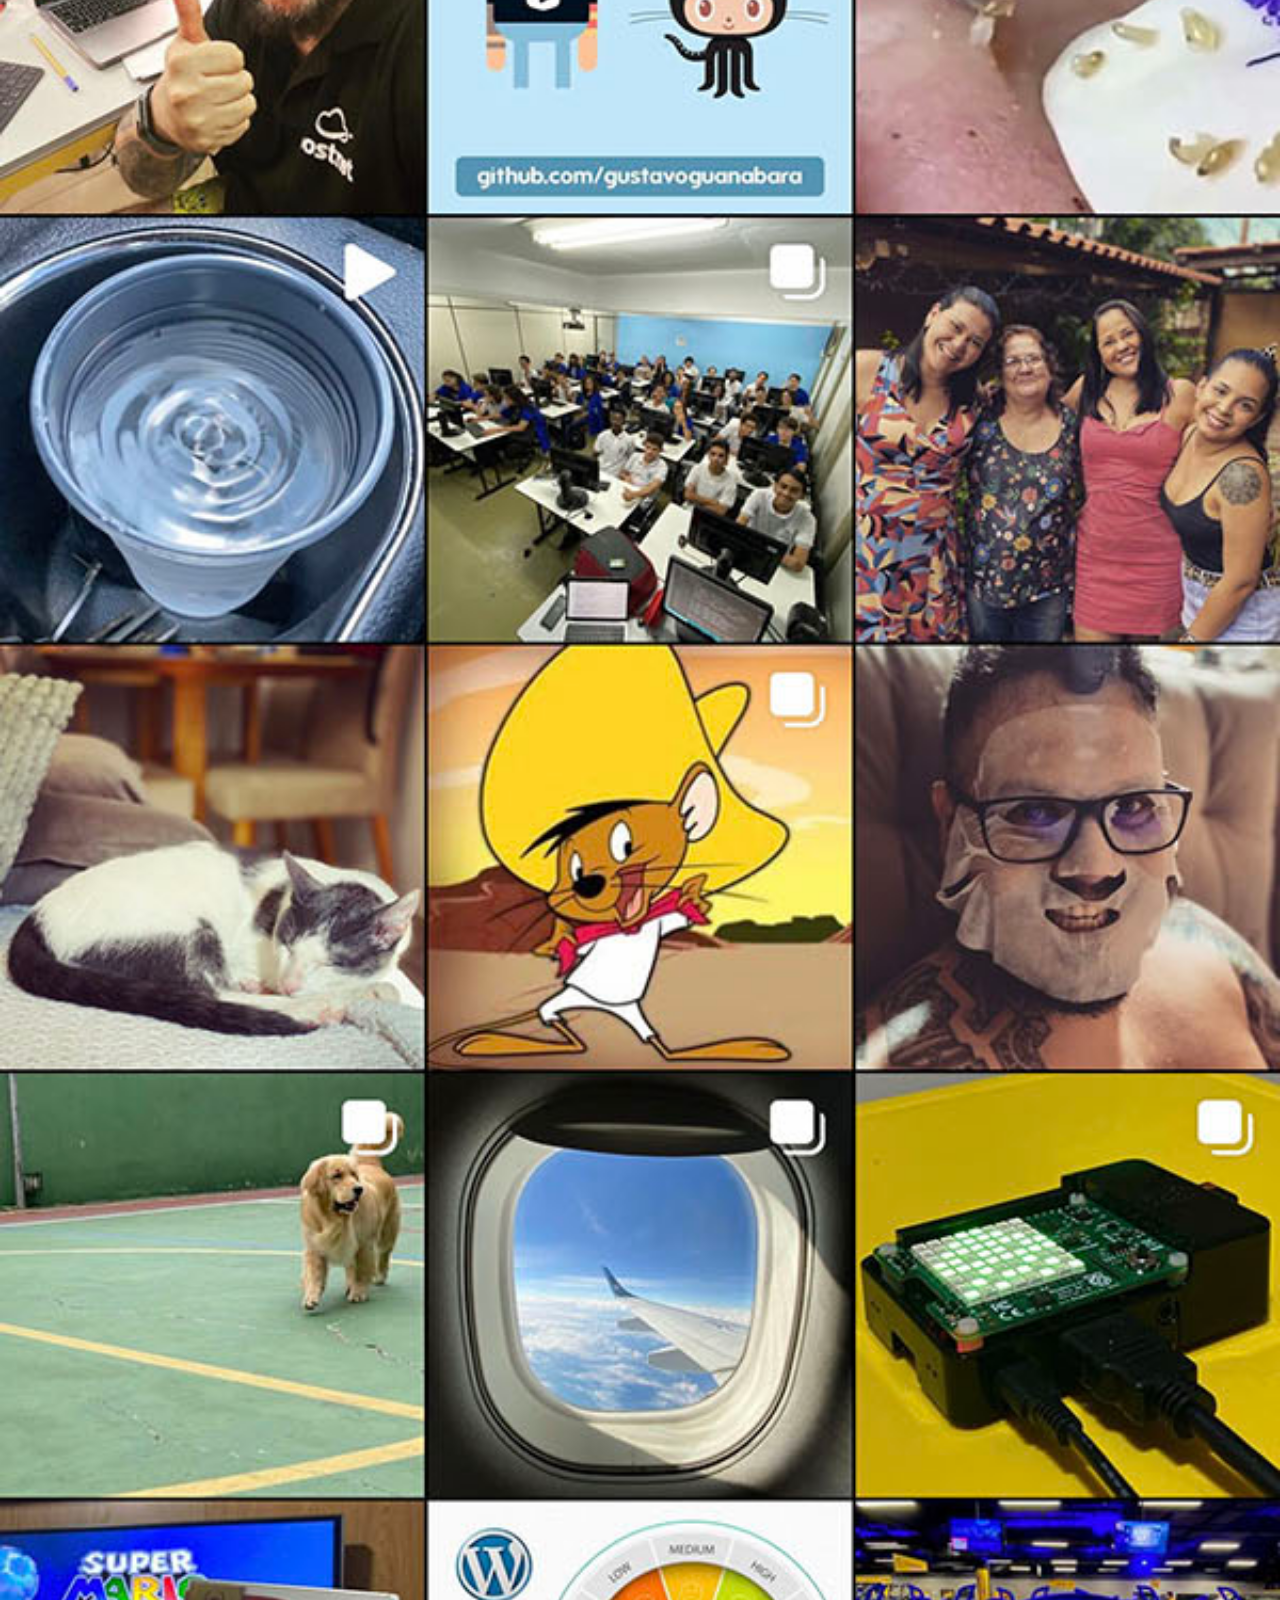
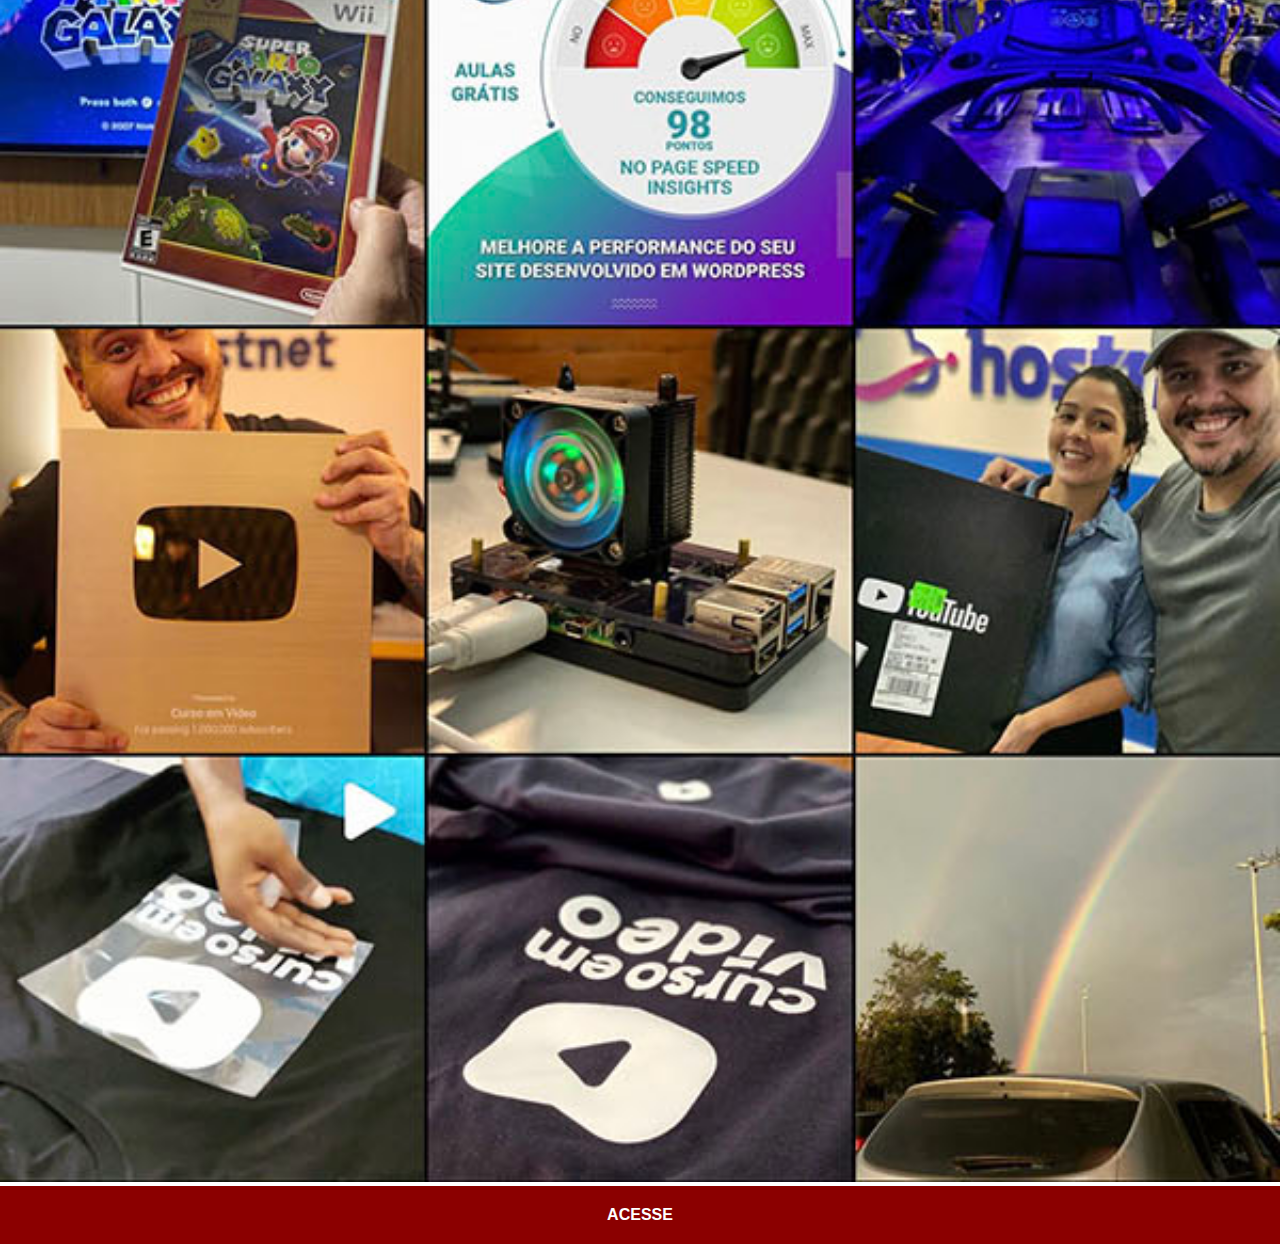
<file: instagram.html>
<!DOCTYPE html>
<html lang="pt-br">
  <head>
    <meta charset="UTF-8" />
    <meta name="viewport" content="width=device-width, initial-scale=1.0" />
    <title>Instagram</title>
    <link rel="stylesheet" href="style/social.css" />
  </head>
  <body>
    <img src="image/tela-instagram.jpg" alt="Instagram" />
    <a href="https://www.instagram.com/gustavoguanabara/" target="_blank"
      >ACESSE</a
    >
  </body>
</html>
</file>
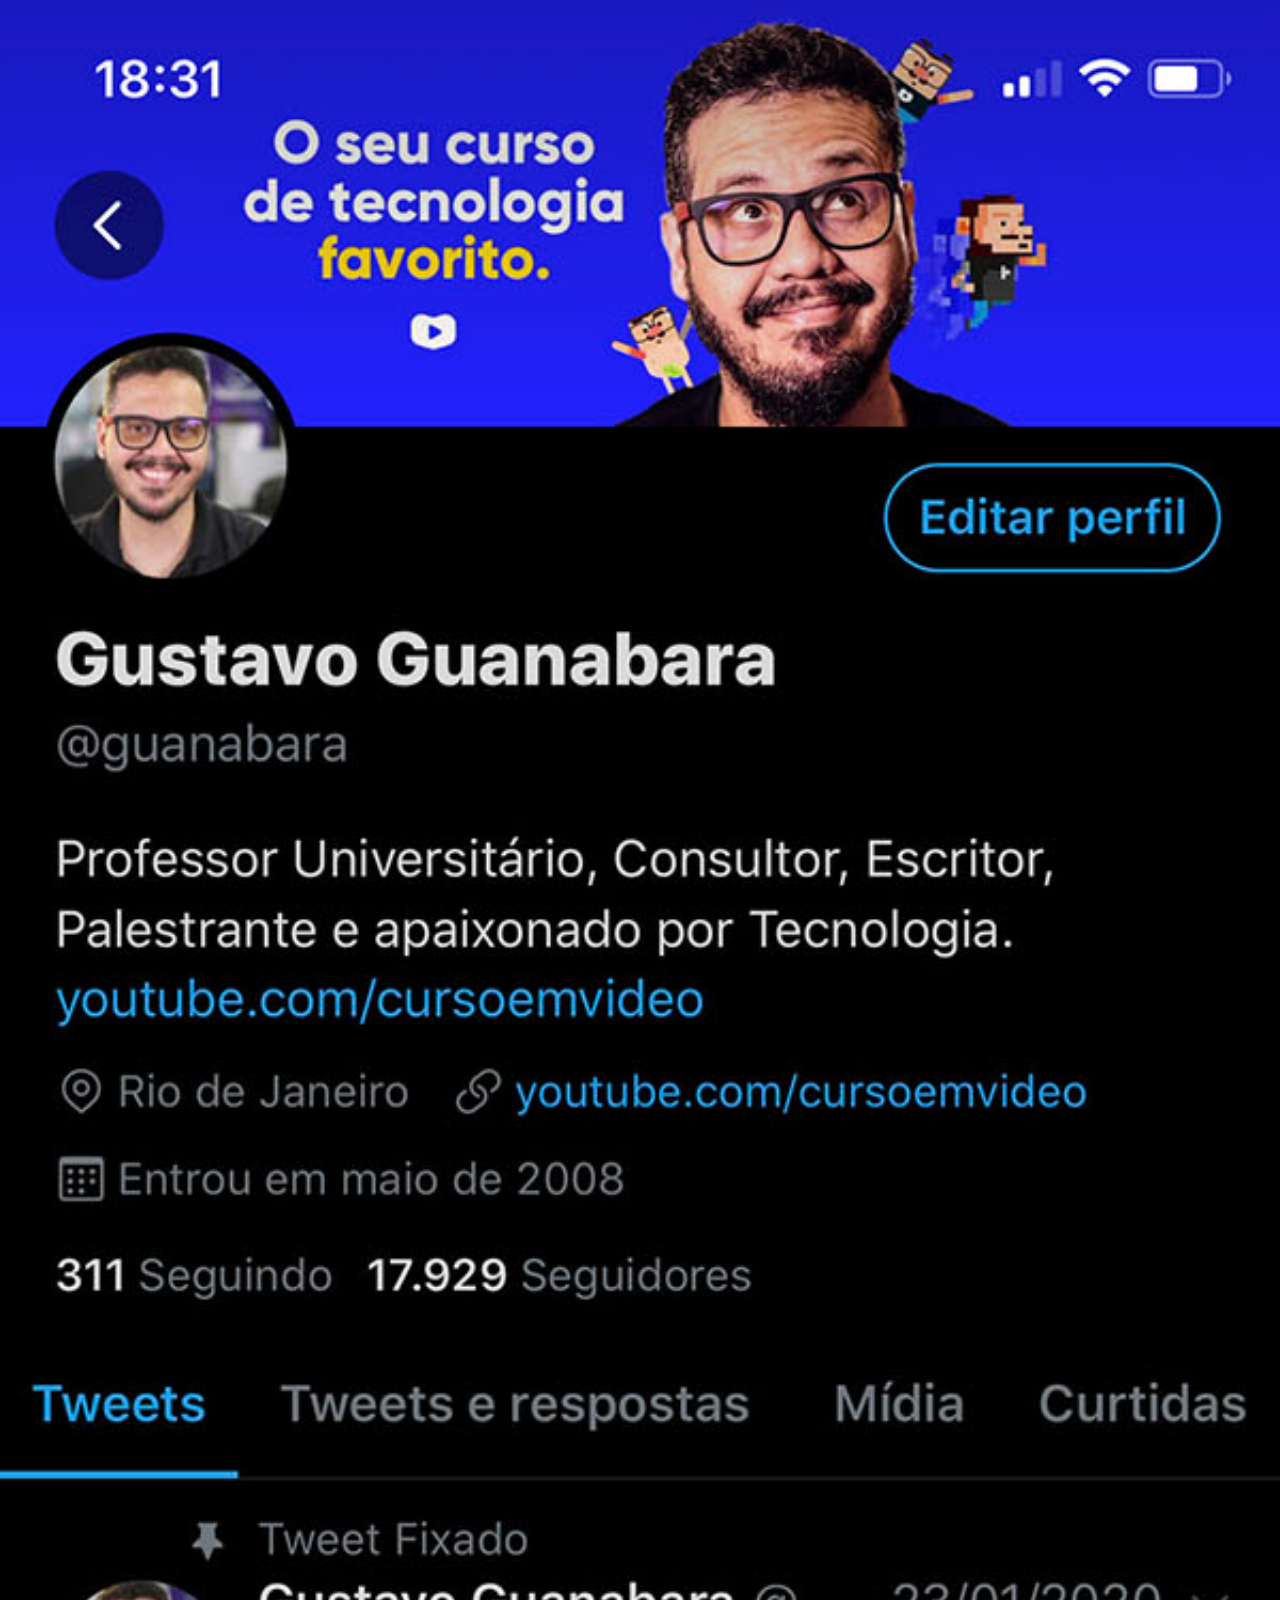
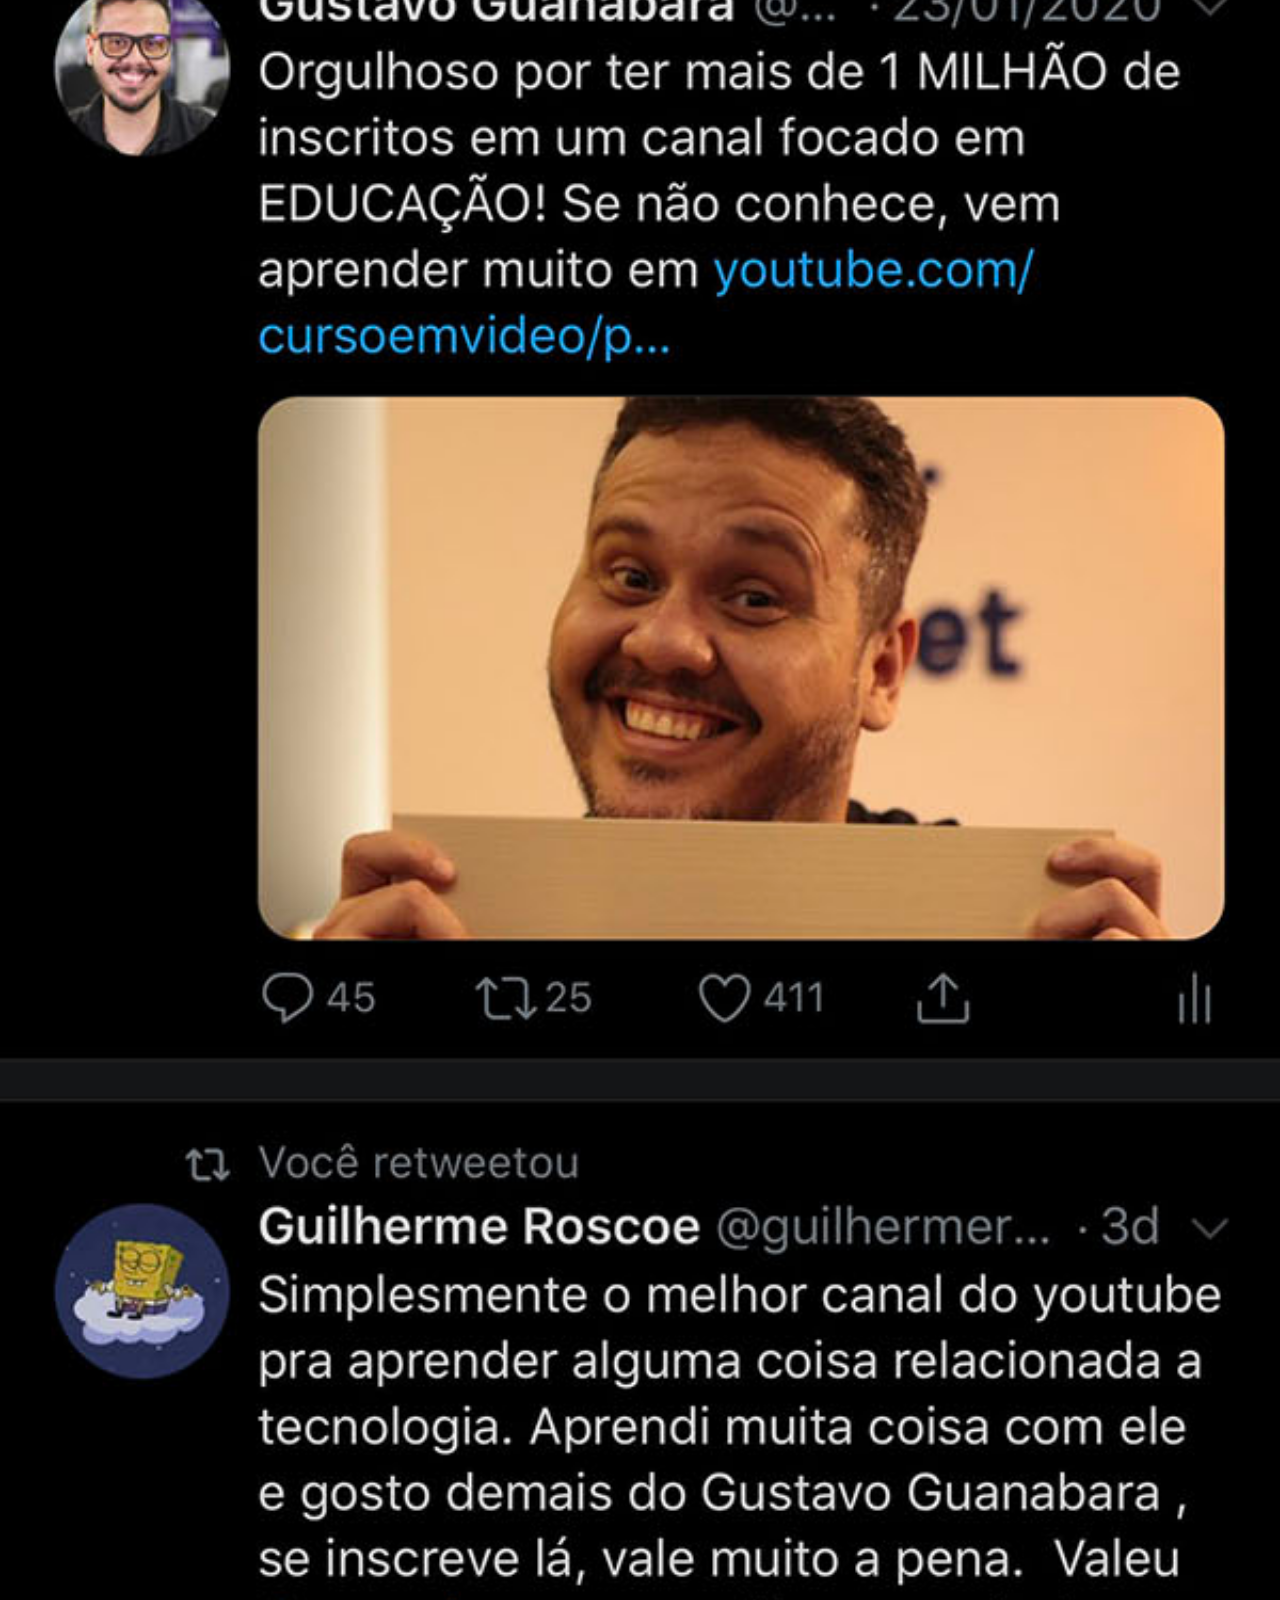
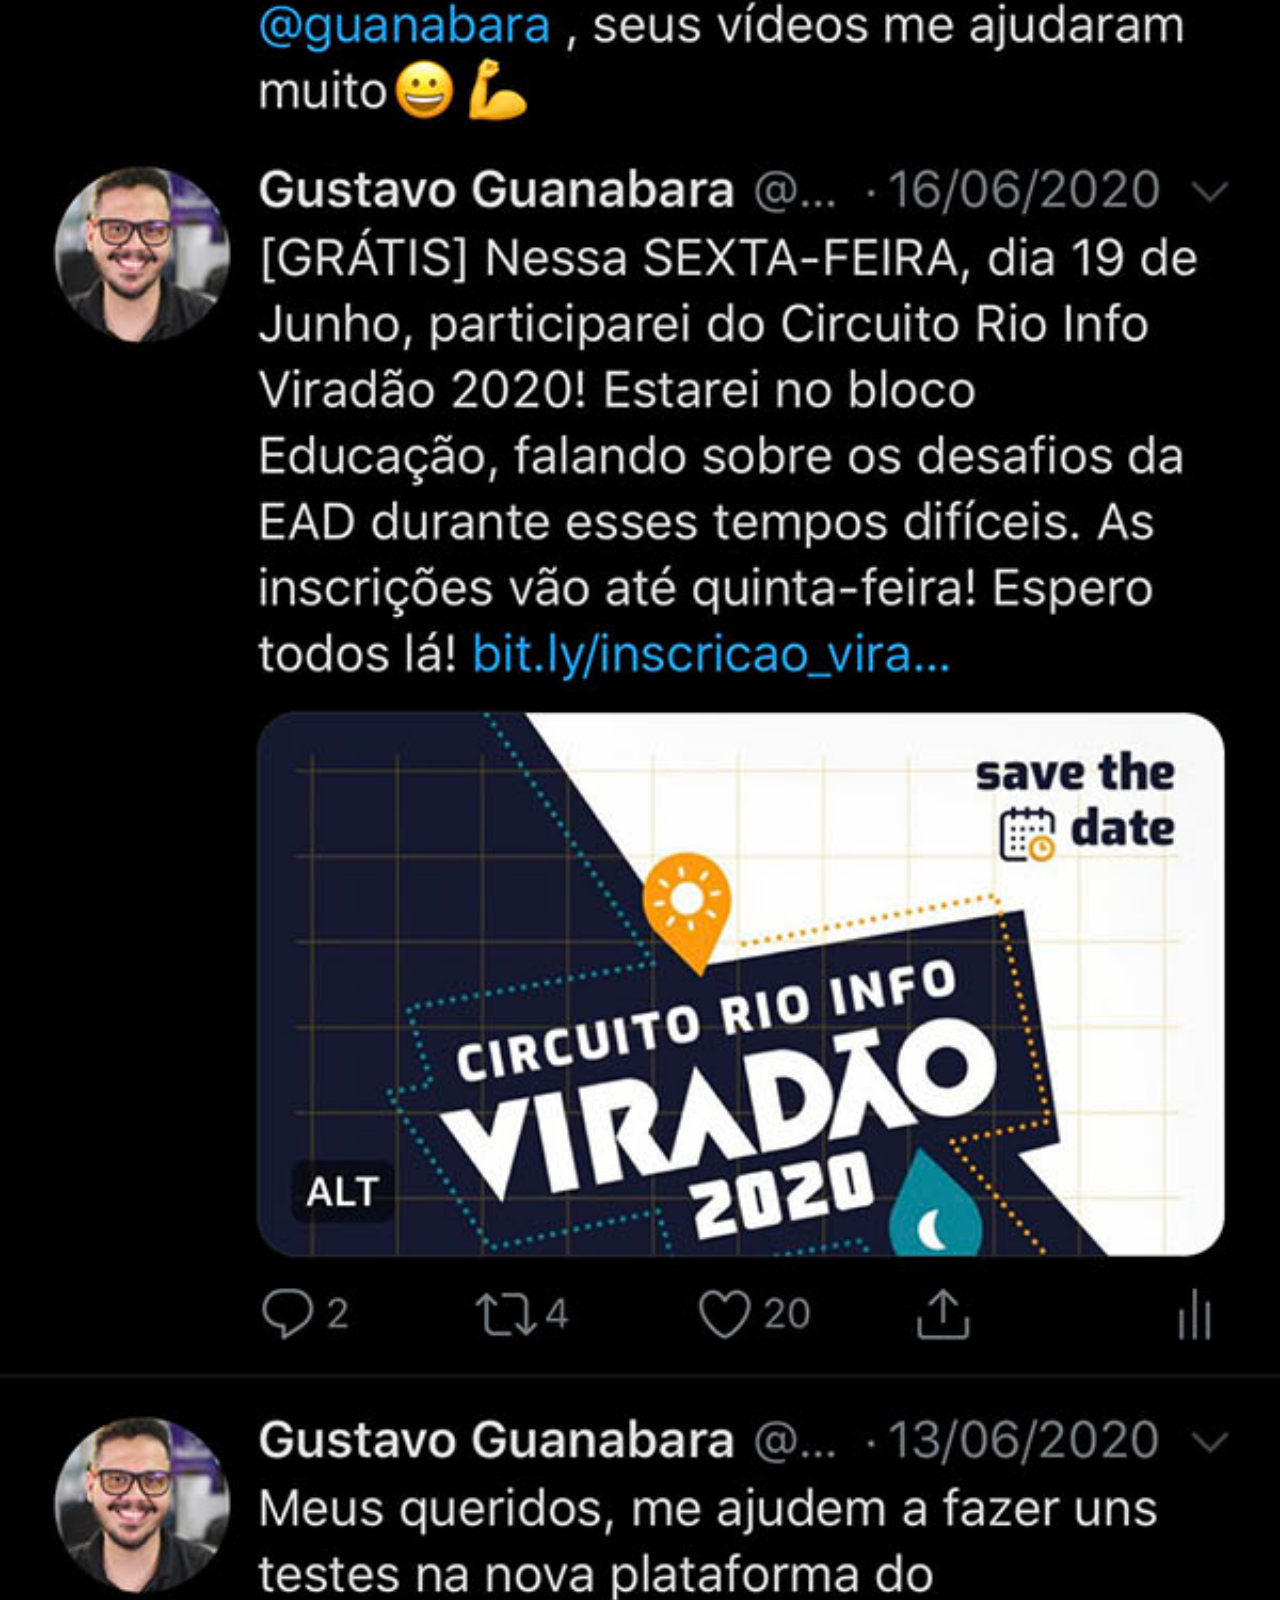
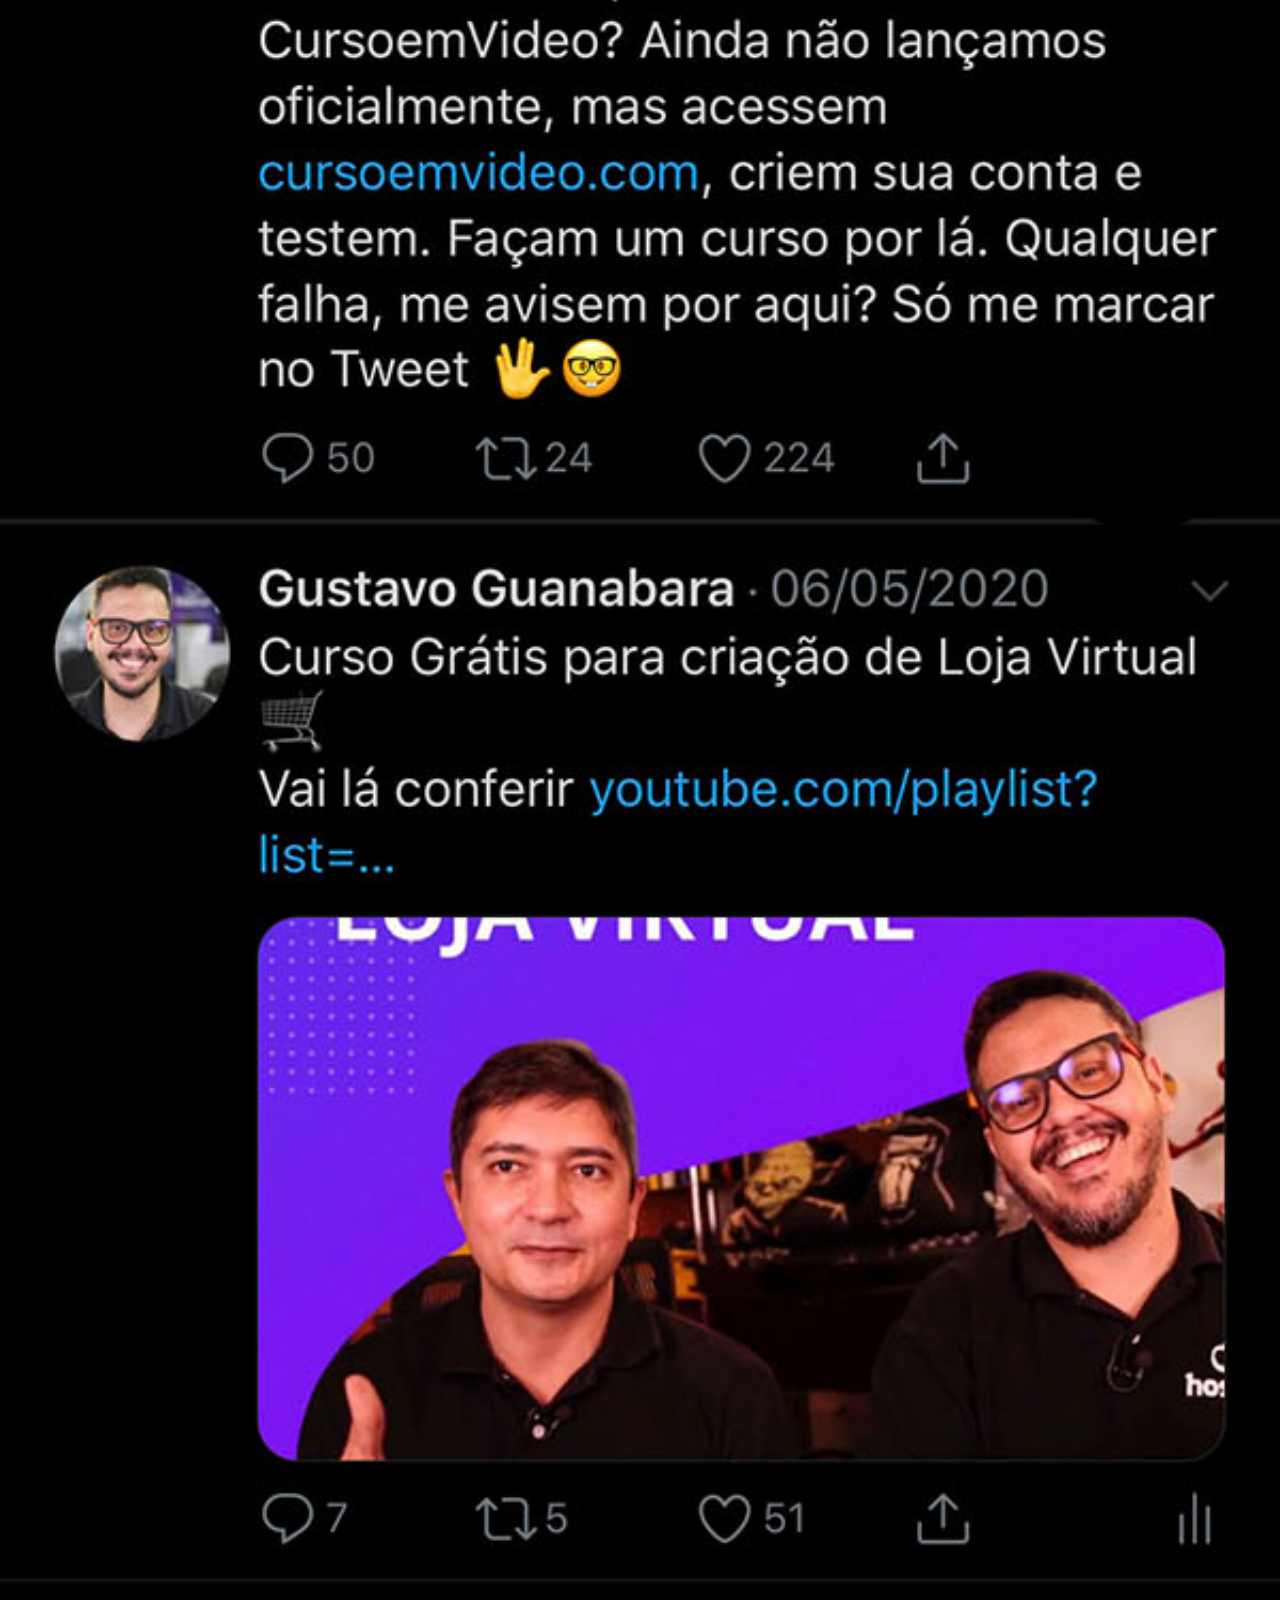
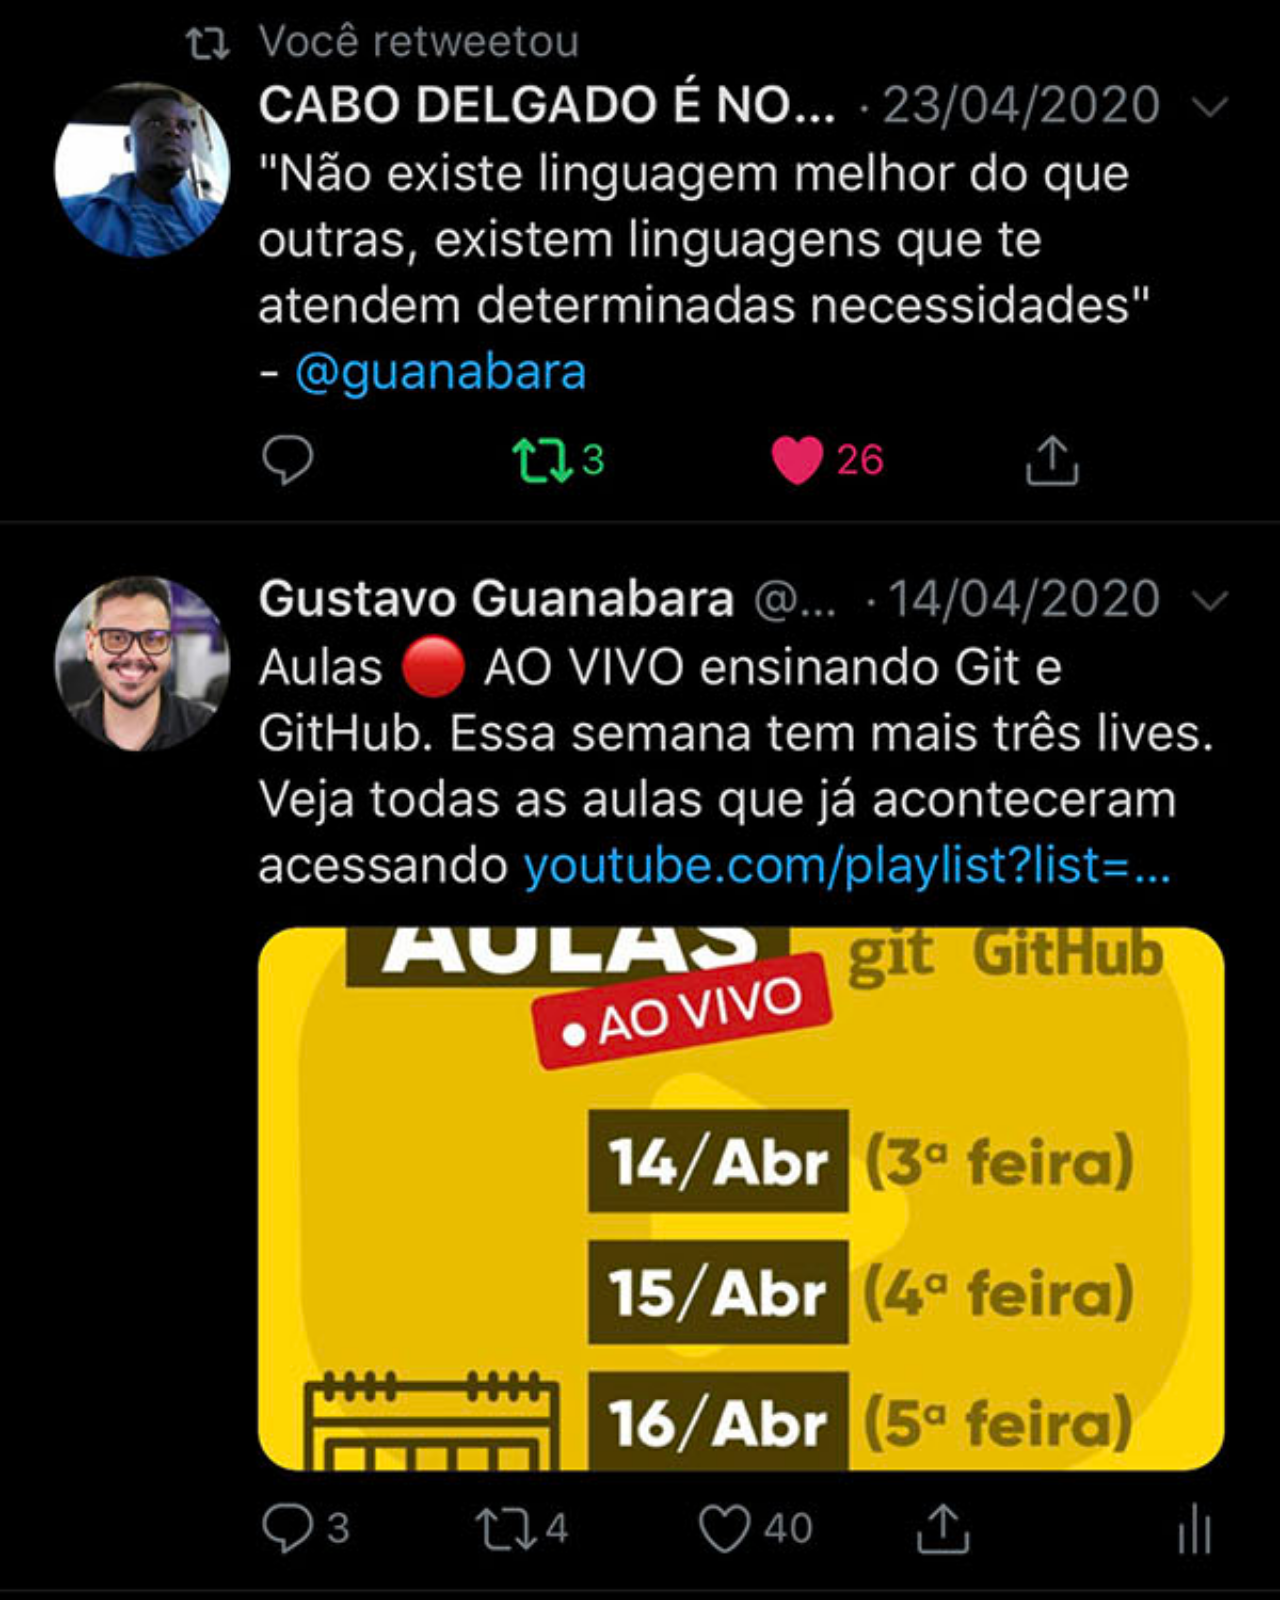
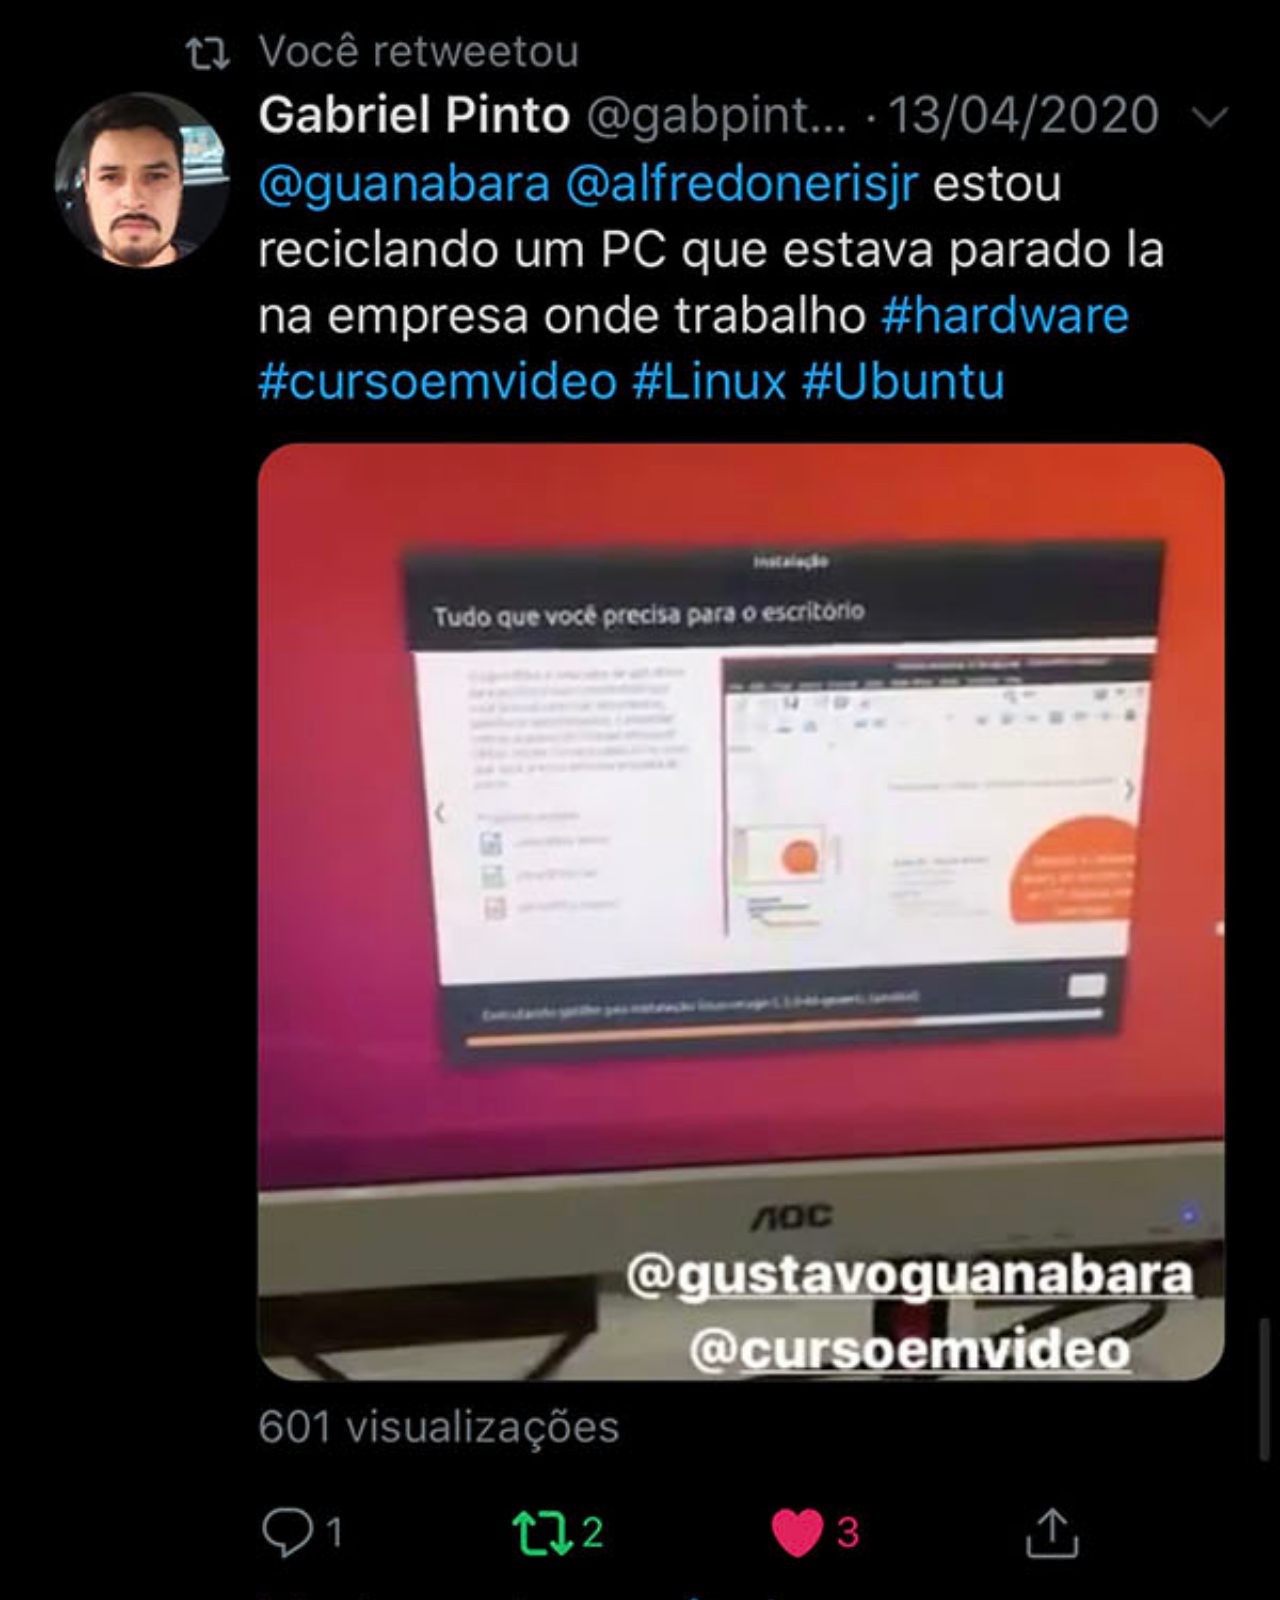
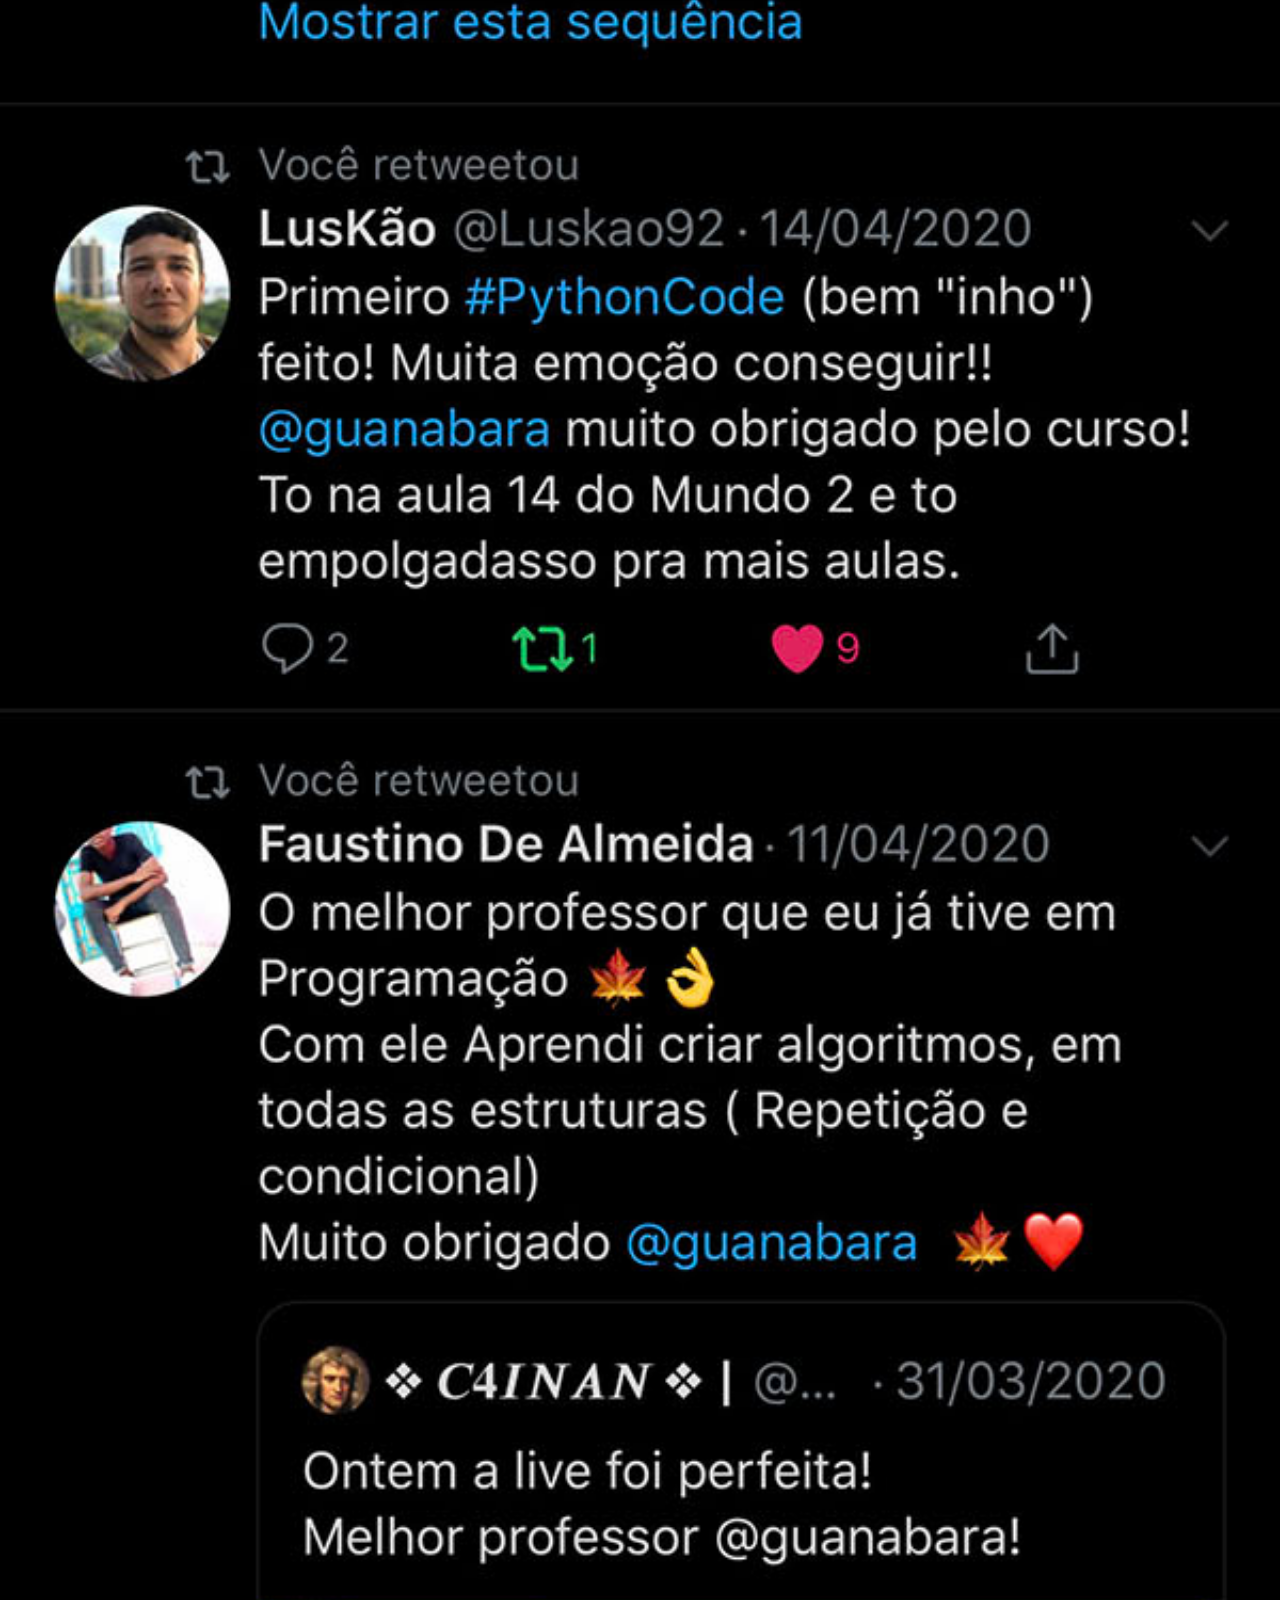
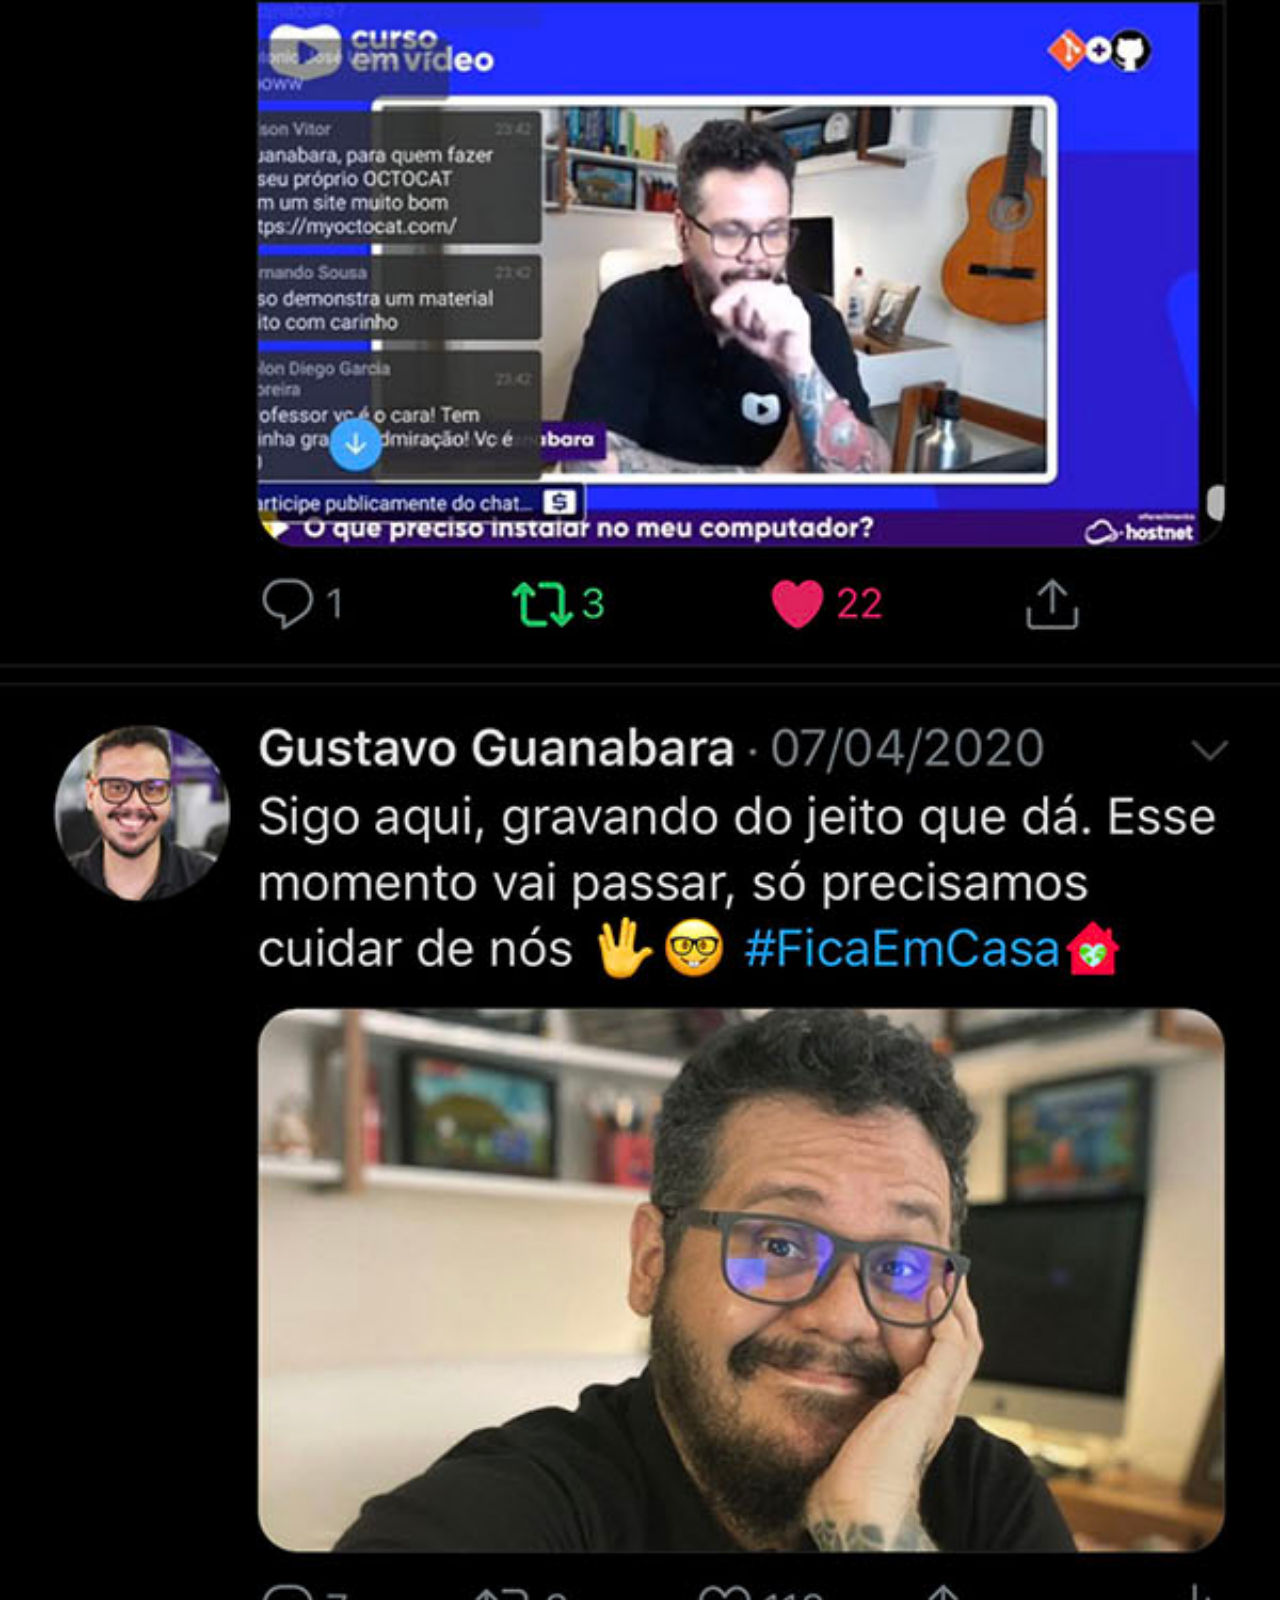
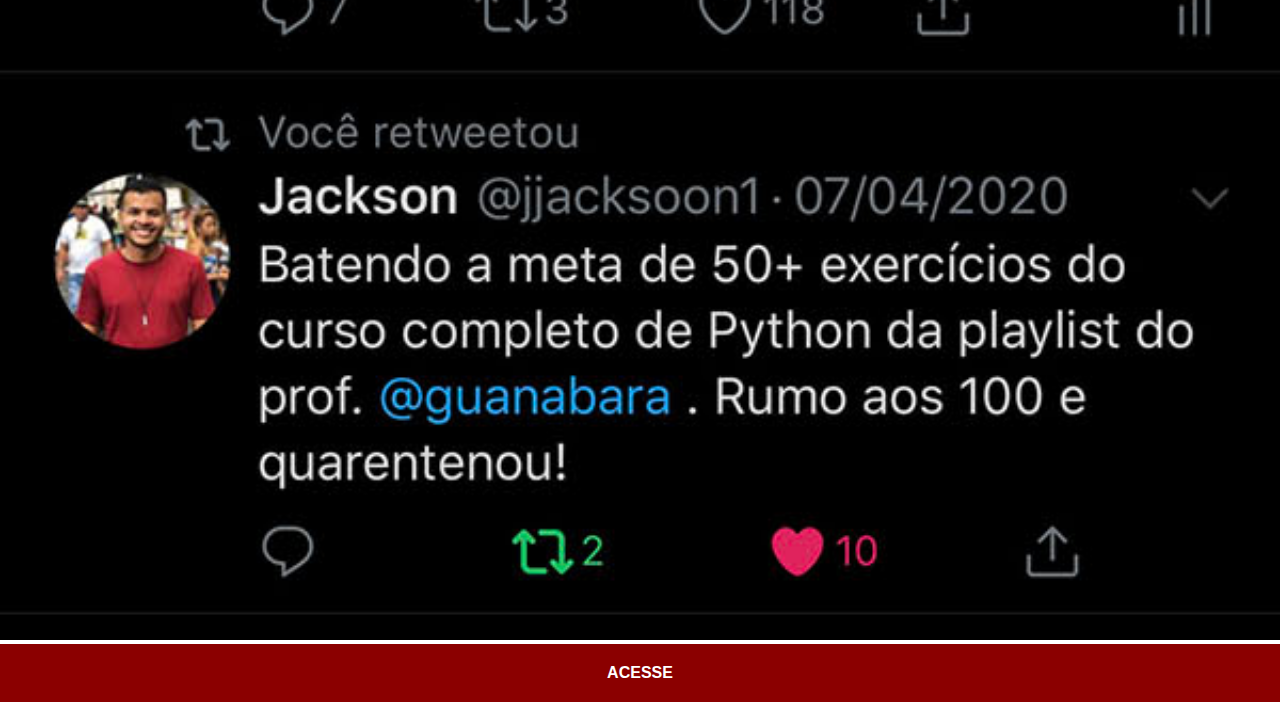
<file: twitter.html>
<!DOCTYPE html>
<html lang="pt-br">
  <head>
    <meta charset="UTF-8" />
    <meta name="viewport" content="width=device-width, initial-scale=1.0" />
    <title>Twitter</title>
    <link rel="stylesheet" href="style/social.css" />
  </head>
  <body>
    <img src="image/tela-twitter.jpg" alt="Twitter" />
    <a href="https://twitter.com/guanabara" target="_blank">ACESSE</a>
  </body>
</html>
</file>
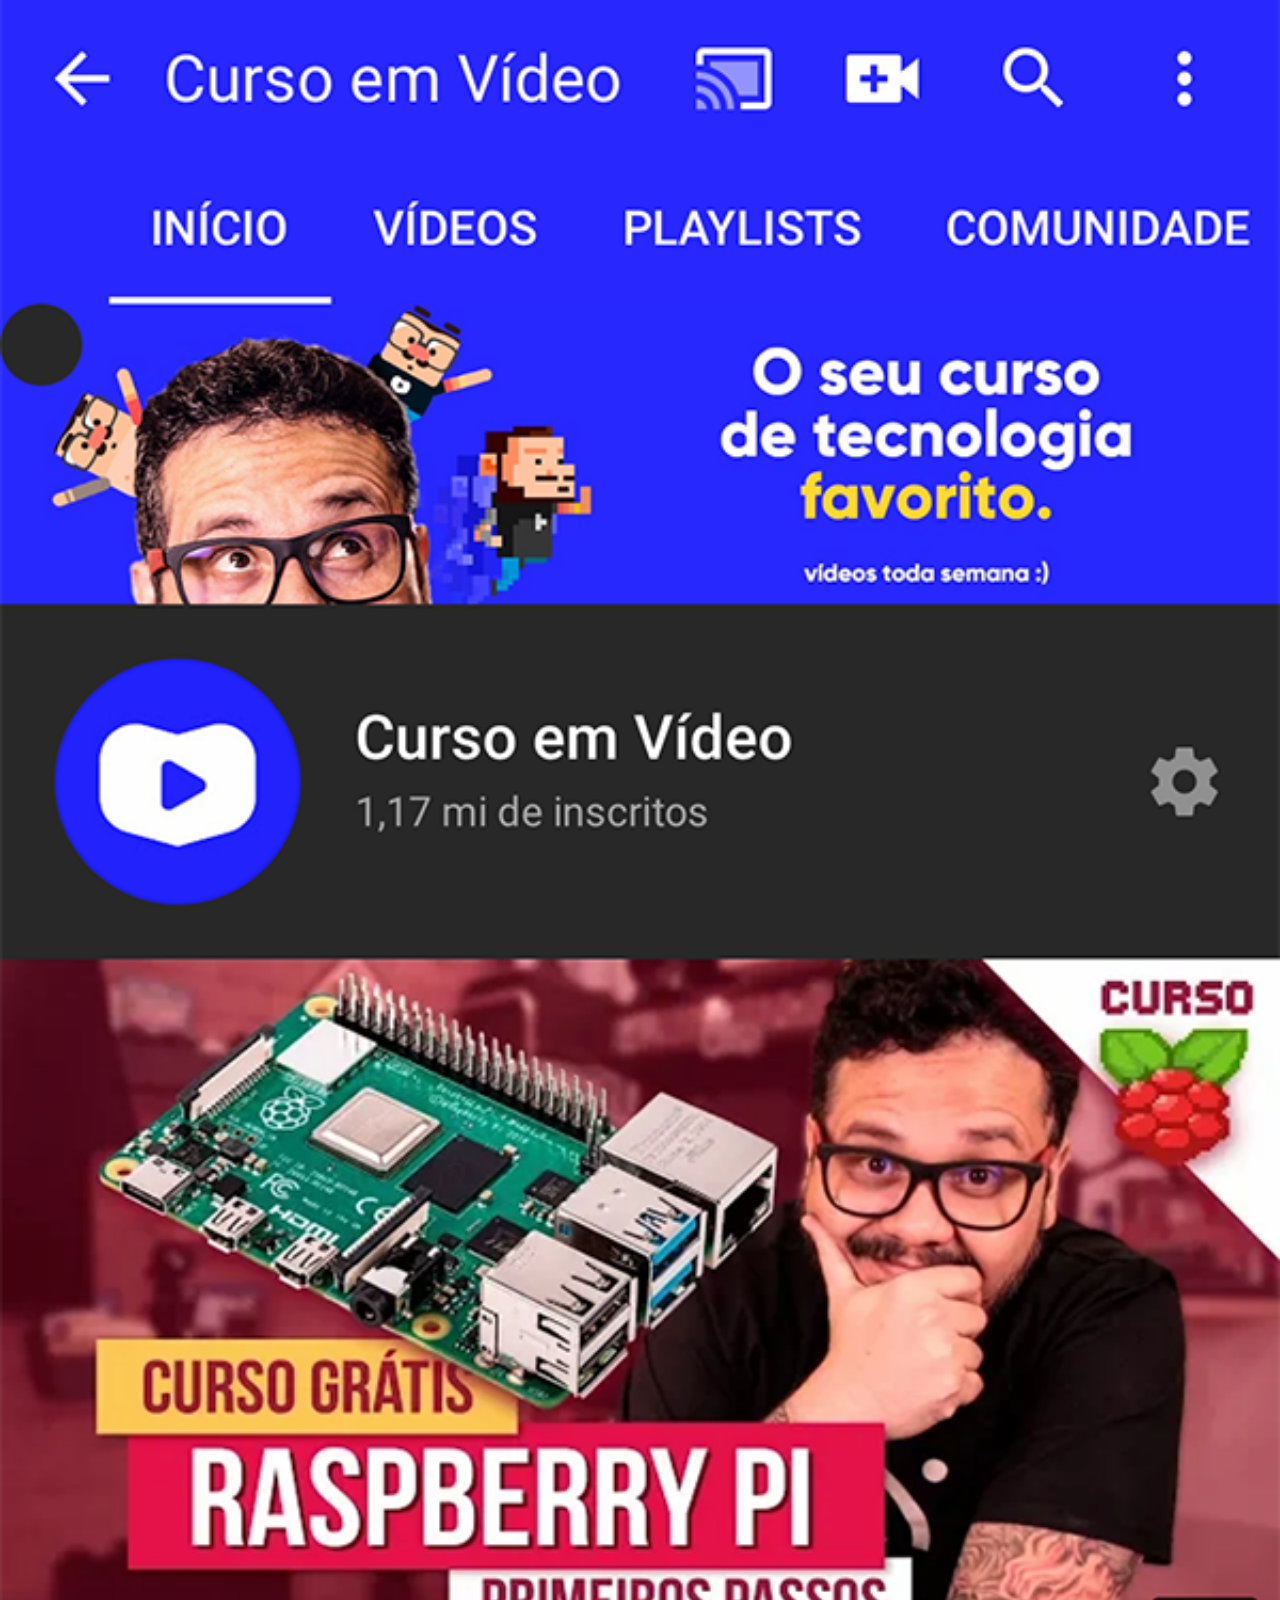
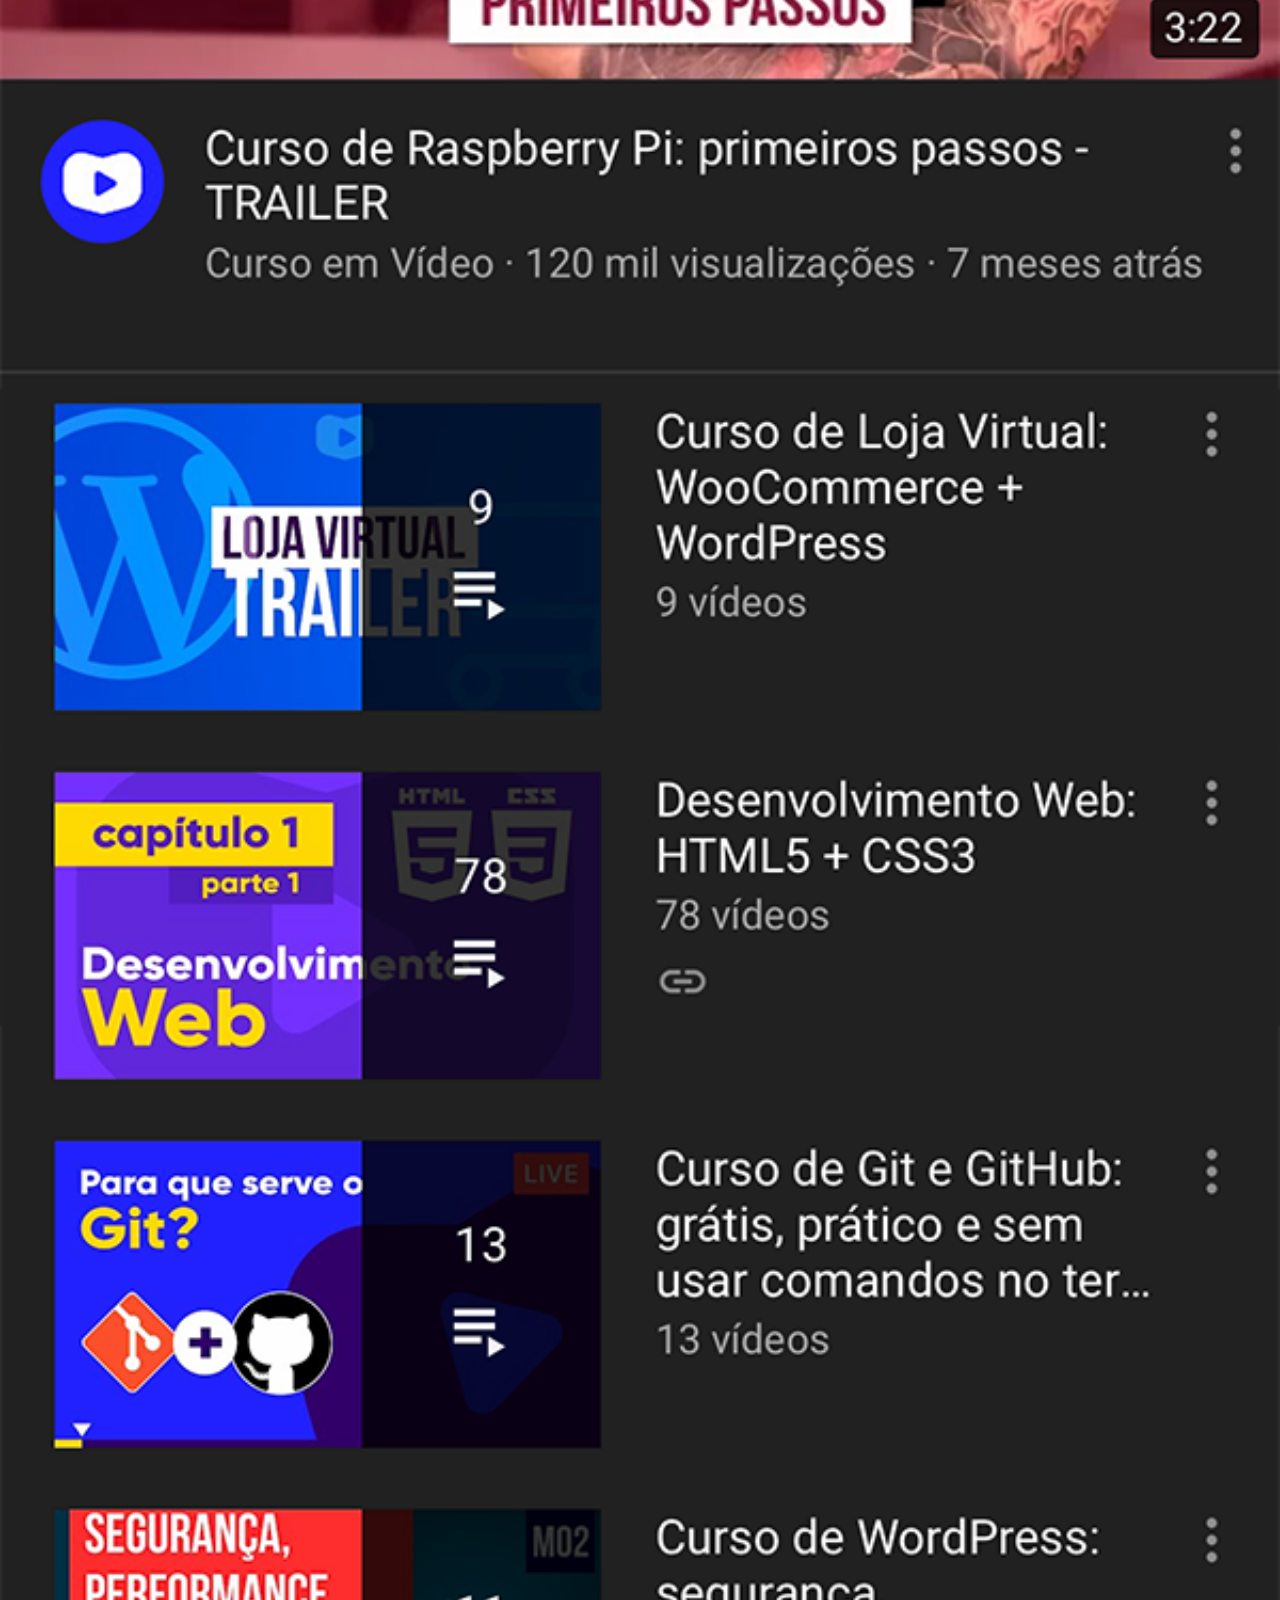
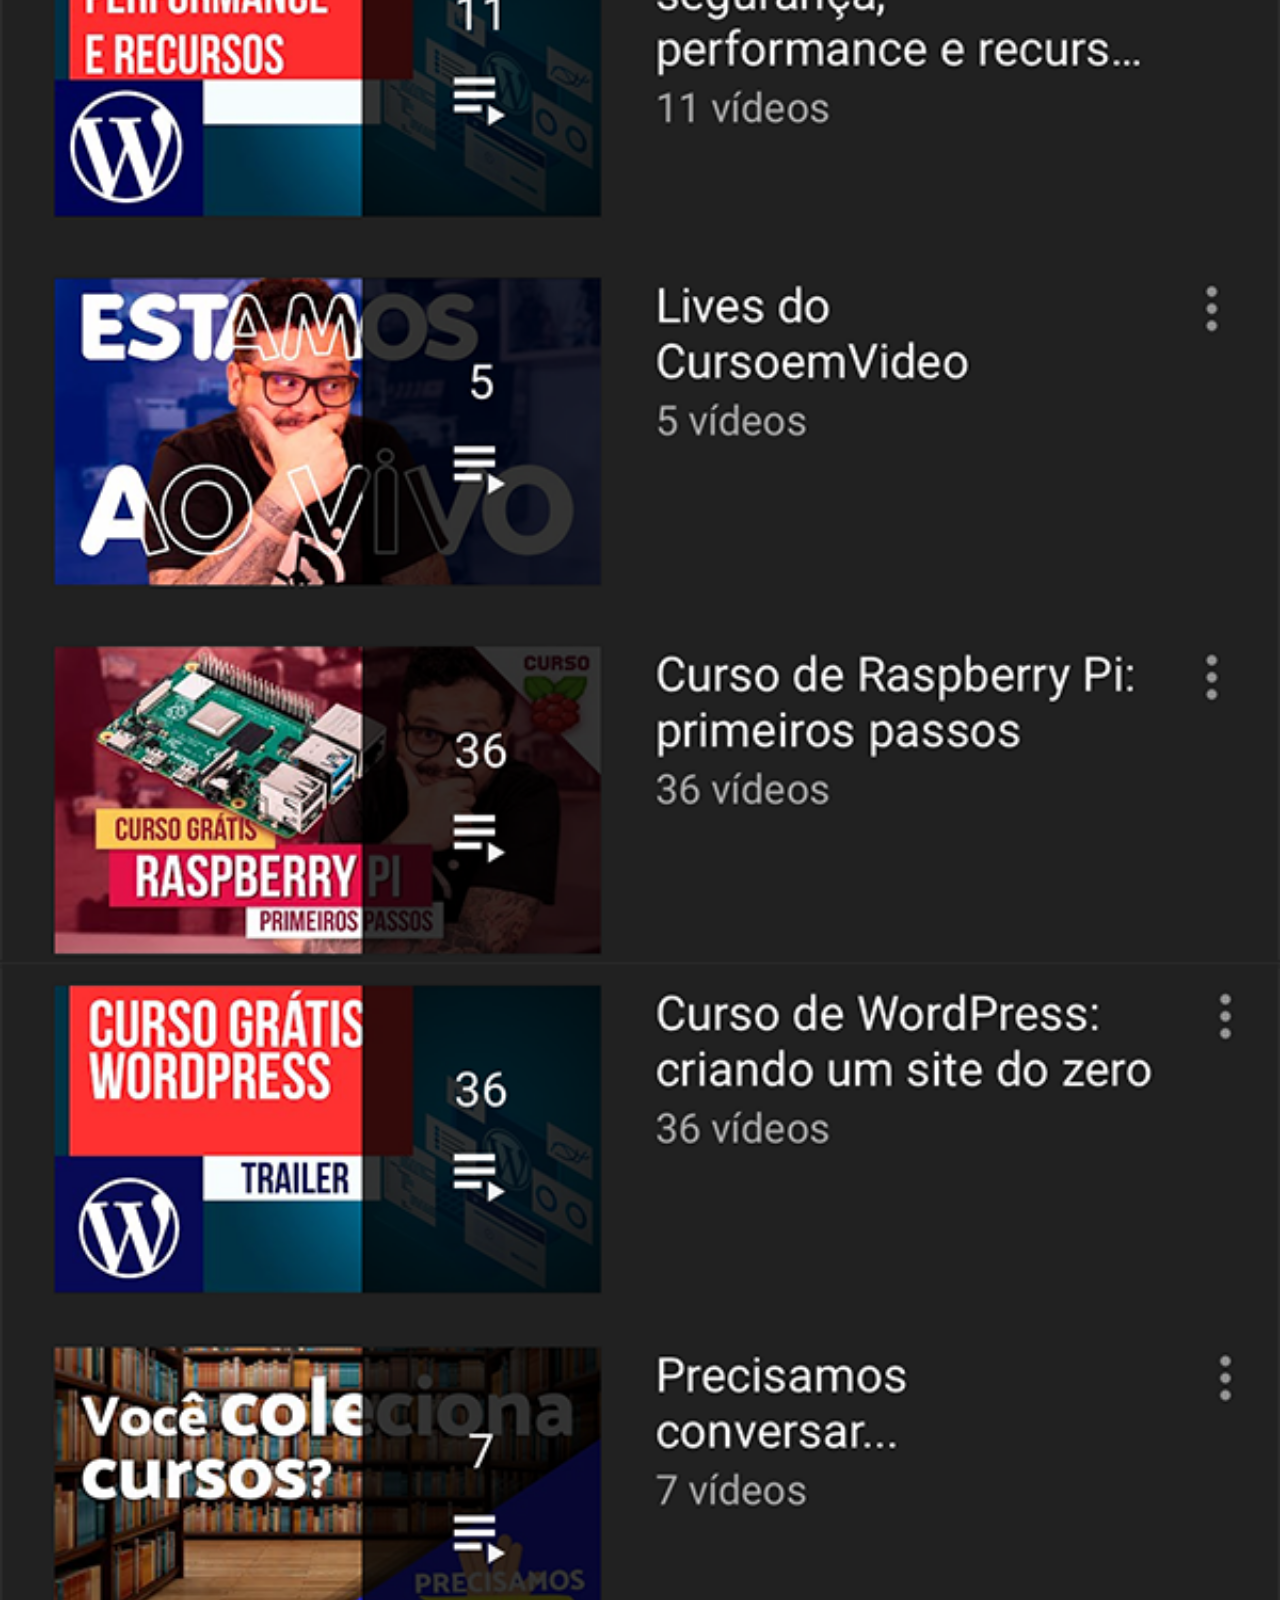
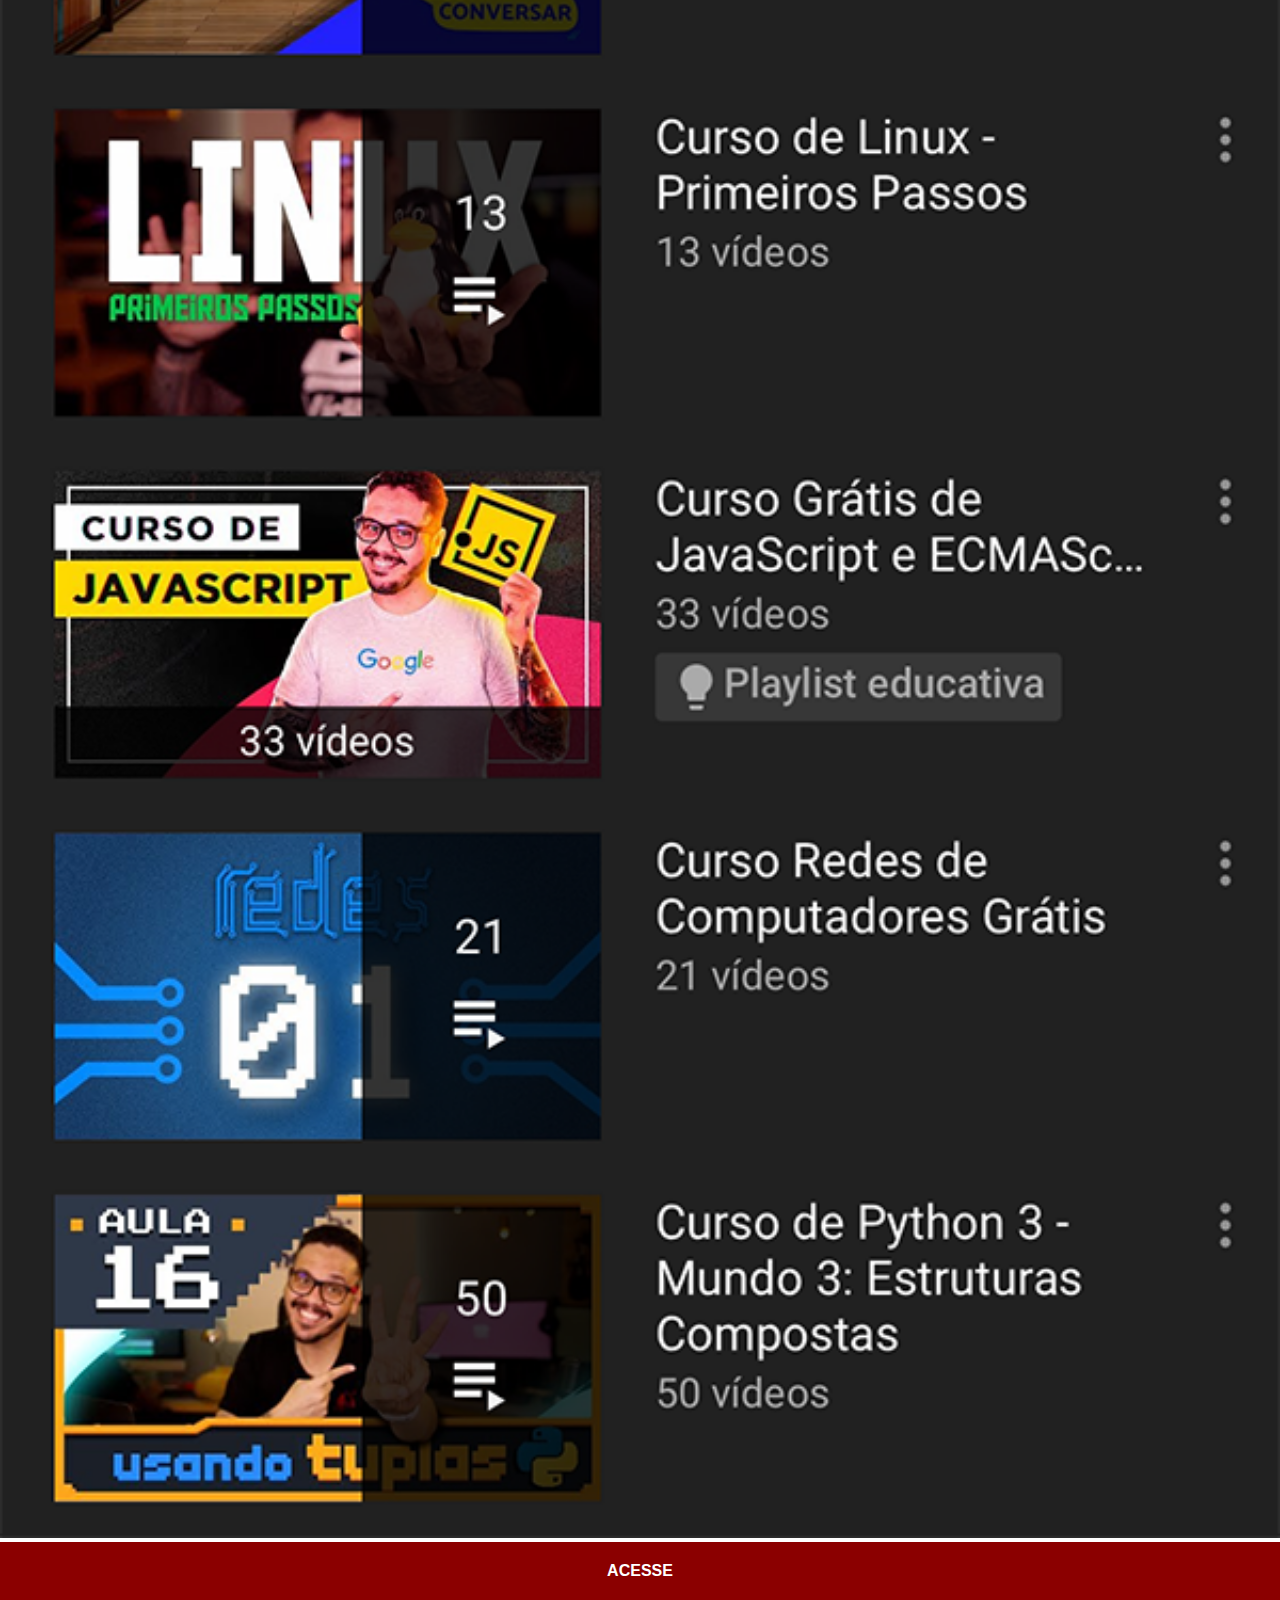
<file: youtube.html>
<!DOCTYPE html>
<html lang="pt-br">
  <head>
    <meta charset="UTF-8" />
    <meta name="viewport" content="width=device-width, initial-scale=1.0" />
    <title>Youtube</title>
    <link rel="stylesheet" href="style/social.css" />
  </head>
  <body>
    <img src="image/tela-youtube.png" alt="YouTube" />
    <a href="https://www.youtube.com/@CursoemVideo/playlists" target="_blank"
      >ACESSE</a
    >
  </body>
</html>
</file>
<file: style/style.css>
@charset "UTF-8";

* {
  margin: 0px;
  padding: 0px;
  font-family: Arial, Helvetica, sans-serif;
}

html,
body {
  height: 100vh;
  width: 100vw;
  background-color: black;
}

body {
  background: url("../image/fundo-madeira.jpg") no-repeat top center;
  background-size: cover;
  background-attachment: fixed;
}

main {
  position: relative;
  height: 100vh;
}

section#telefone {
  position: absolute;
  top: 50%;
  left: 50%;
  transform: translate(-50%, -50%);

  height: 627px;
  width: 311px;
  background: url("../image/frame-iphone.png") no-repeat;
}

iframe#tela {
  position: relative;
  top: 80px;
  left: 22px;
  width: 269px;
  height: 471px;
}

section#redes-sociais {
  text-align: right;
}

section#redes-sociais img {
  width: 50px;
  margin: 10px;
  border-radius: 50%;
  box-shadow: 2px 2px 5px rgba(0, 0, 0, 0.404);
  box-sizing: border-box;
}

section#redes-sociais img:hover {
  border: 1.5px solid rgba(248, 248, 248, 0.377);
  transform: translate(-2px, -2px);
  box-shadow: 3px 3px 5px rgba(0, 0, 0, 0.5);
  transition: transform 0.3s;
}
</file>
<file: style/social.css>
@charset "UTF-8";

* {
  margin: 0px;
  padding: 0px;
  font-family: Arial, Helvetica, sans-serif;
}

::-webkit-scrollbar {
  width: 0px;
  height: 0px;
}

img {
  width: 100vw;
}

a {
  display: block;
  background-color: darkred;
  color: white;
  padding: 20px;
  text-align: center;
  font-weight: bolder;
  text-decoration: none;
}

a:hover {
  background-color: red;
}
</file>
